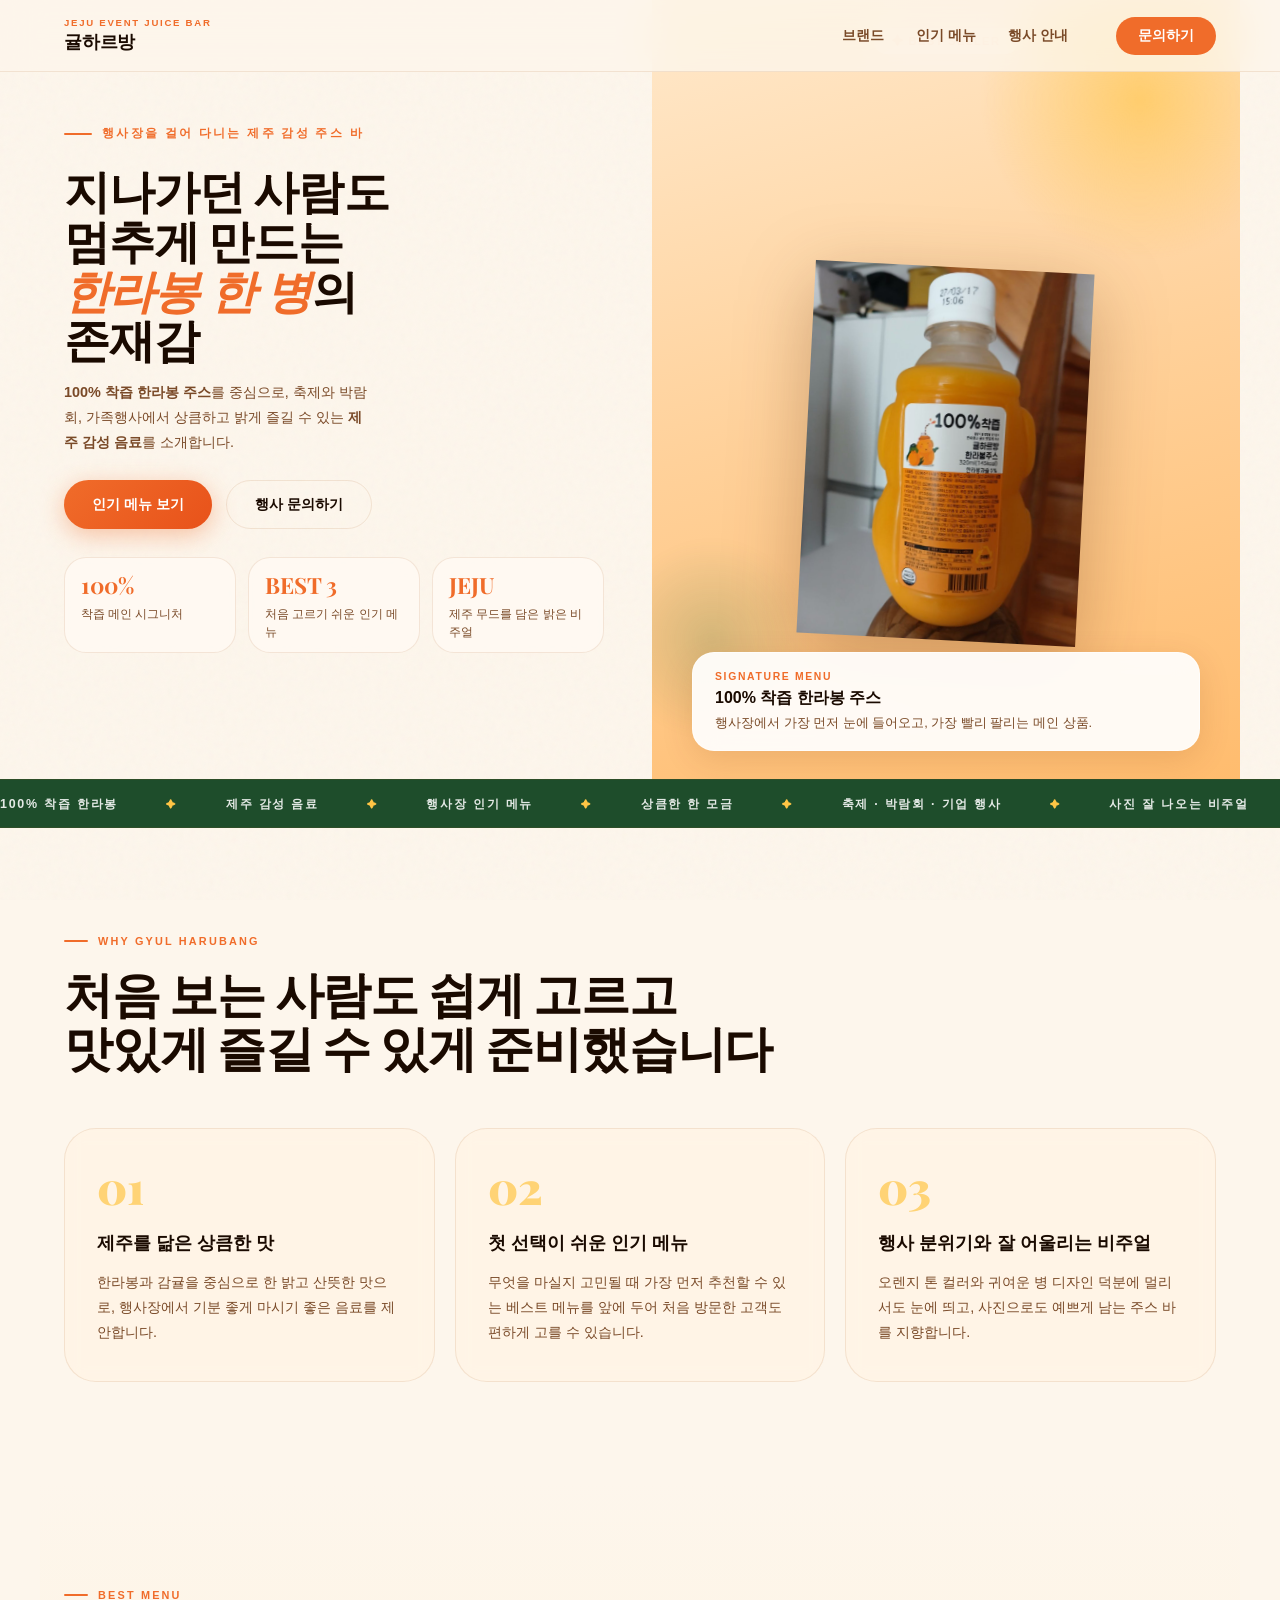
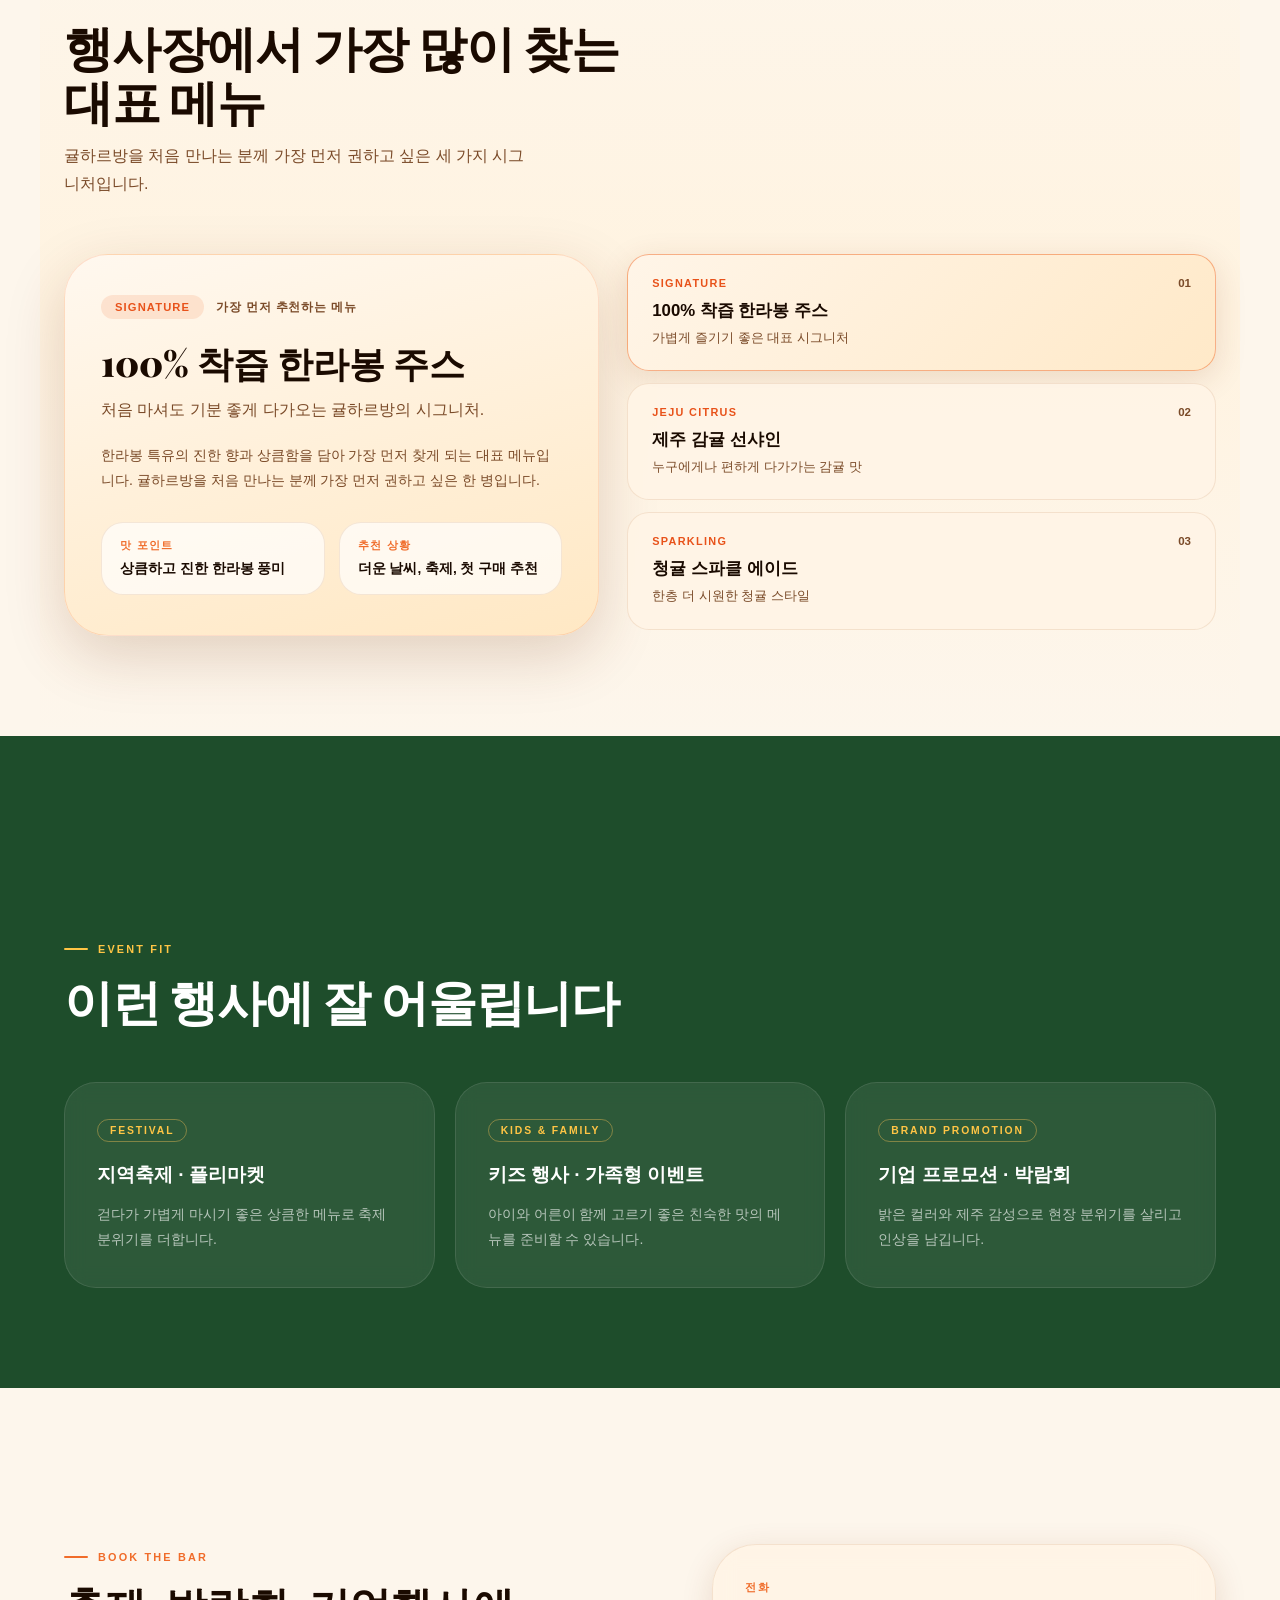
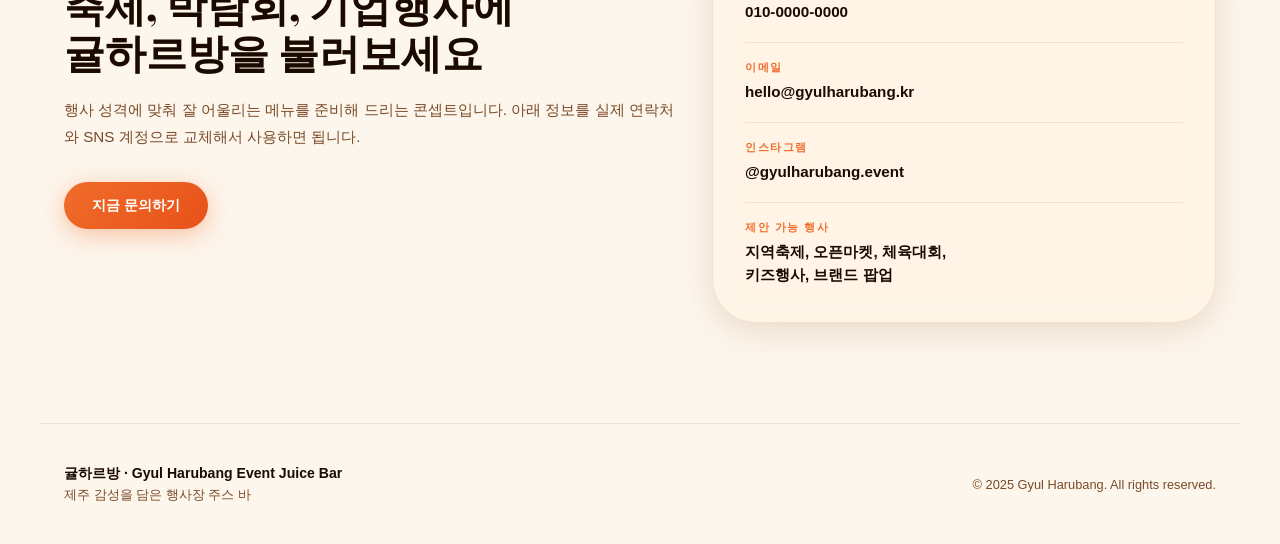
<file: index.html>
<!DOCTYPE html>
<html lang="ko">
<head>
  <meta charset="UTF-8" />
  <meta name="viewport" content="width=device-width, initial-scale=1.0, viewport-fit=cover" />
  <title>귤하르방 | 행사장을 밝히는 제주 한 모금</title>
  <meta name="description" content="100% 착즙 한라봉 주스를 중심으로 제주 감성 음료를 소개하는 이벤트 주스 브랜드, 귤하르방." />
  <link rel="preconnect" href="https://fonts.googleapis.com" />
  <link rel="preconnect" href="https://fonts.gstatic.com" crossorigin />
  <link href="https://fonts.googleapis.com/css2?family=Playfair+Display:ital,wght@0,700;0,900;1,400&family=Pretendard:wght@300;400;500;600;700&display=swap" rel="stylesheet" />
  <script>
    (function () {
      var isDesktopOverride = new URLSearchParams(window.location.search).get('desktop') === '1';
      var isMobile = window.matchMedia('(max-width: 860px)').matches ||
        /Android|iPhone|iPad|iPod|Mobile|IEMobile|Opera Mini/i.test(navigator.userAgent);
      if (isMobile && !isDesktopOverride) {
        var mobilePage = window.location.pathname.replace(/[^/]*$/, '') + 'index-mobile.html';
        window.location.replace(mobilePage);
      }
    })();
  </script>
  <style>
/* ── Reset & Base ───────────────────────────────────────── */
*, *::before, *::after { box-sizing: border-box; margin: 0; padding: 0; }
html { scroll-behavior: smooth; font-size: 16px; }

:root {
  --c-bg:        #fdf6ec;
  --c-bg2:       #fff8f0;
  --c-orange:    #f06c2a;
  --c-orange2:   #e8521a;
  --c-gold:      #f9a825;
  --c-amber:     #ffc545;
  --c-green:     #1e4d2b;
  --c-green2:    #2a6b3a;
  --c-ink:       #1a0a00;
  --c-muted:     #7a4a28;
  --c-border:    rgba(160,80,20,0.12);
  --c-glass:     rgba(255,250,244,0.78);
  --c-glass2:    rgba(255,244,230,0.90);
  --shadow-sm:   0 2px 12px rgba(140,60,10,0.10);
  --shadow-md:   0 8px 32px rgba(120,50,10,0.14);
  --shadow-lg:   0 20px 60px rgba(100,40,5,0.18);
  --r-sm:  14px;
  --r-md:  22px;
  --r-lg:  32px;
  --r-xl:  44px;
  --max-w: 1200px;
  --nav-h: 72px;
  --font-serif: 'Playfair Display', serif;
  --font-sans:  'Pretendard', 'Noto Sans KR', sans-serif;
}

body {
  font-family: var(--font-sans);
  color: var(--c-ink);
  background: var(--c-bg);
  min-height: 100dvh;
  overflow-x: hidden;
}

img { display: block; max-width: 100%; }
a { color: inherit; text-decoration: none; }

/* ── Noise texture overlay ──────────────────────────────── */
body::before {
  content: '';
  position: fixed; inset: 0; z-index: 0;
  background-image: url("data:image/svg+xml,%3Csvg viewBox='0 0 200 200' xmlns='http://www.w3.org/2000/svg'%3E%3Cfilter id='n'%3E%3CfeTurbulence type='fractalNoise' baseFrequency='0.75' numOctaves='4' stitchTiles='stitch'/%3E%3C/filter%3E%3Crect width='100%25' height='100%25' filter='url(%23n)' opacity='0.03'/%3E%3C/svg%3E");
  pointer-events: none;
}

.page-wrap { position: relative; z-index: 1; }

/* ── Topbar ─────────────────────────────────────────────── */
.topbar {
  position: fixed; top: 0; left: 0; right: 0; z-index: 100;
  height: var(--nav-h);
  display: flex; align-items: center;
  padding: 0 max(24px, calc((100% - var(--max-w)) / 2 + 24px));
  background: rgba(253,246,236,0.82);
  backdrop-filter: blur(20px) saturate(1.4);
  border-bottom: 1px solid var(--c-border);
  transition: box-shadow 0.3s;
}
.topbar.scrolled { box-shadow: var(--shadow-md); }

.brand {
  display: flex; flex-direction: column; gap: 2px; flex: 1;
}
.brand-sub {
  font-size: 0.6rem; font-weight: 700; letter-spacing: 0.18em;
  text-transform: uppercase; color: var(--c-orange);
}
.brand-name {
  font-size: 1.1rem; font-weight: 700; letter-spacing: -0.01em;
  color: var(--c-ink);
}

.topnav {
  display: flex; align-items: center; gap: 32px;
}
.topnav a {
  font-size: 0.875rem; font-weight: 600; color: var(--c-muted);
  transition: color 0.2s;
}
.topnav a:hover { color: var(--c-orange); }

.nav-cta {
  margin-left: 16px;
  padding: 10px 22px;
  border-radius: 999px;
  background: var(--c-orange);
  color: #fff !important;
  font-size: 0.875rem; font-weight: 700;
  transition: background 0.2s, transform 0.2s;
}
.nav-cta:hover { background: var(--c-orange2); transform: translateY(-1px); }

/* ── Hero ───────────────────────────────────────────────── */
.hero {
  height: calc(100dvh - var(--nav-h) - 49px);
  min-height: 560px;
  padding-top: 0;
  display: grid;
  grid-template-columns: 1fr 1fr;
  grid-template-rows: 1fr;   /* 자식이 이 행 높이를 넘지 못함 */
  align-items: stretch;
  max-width: var(--max-w);
  margin: 0 auto;
  gap: 0;
  padding-left: 24px;
  padding-right: 0;
  overflow: hidden;          /* 혹시라도 넘치면 자름 */
}

.hero-copy {
  display: flex; flex-direction: column;
  justify-content: center;
  padding: 40px 48px 40px 0;
}

.hero-eyebrow {
  display: inline-flex; align-items: center; gap: 10px;
  font-size: 0.72rem; font-weight: 700; letter-spacing: 0.2em;
  text-transform: uppercase; color: var(--c-orange);
  margin-bottom: 24px;
}
.hero-eyebrow::before {
  content: ''; display: block; width: 28px; height: 2px;
  background: var(--c-orange); border-radius: 2px;
}

.hero h1 {
  font-family: var(--font-serif);
  font-size: clamp(2rem, 3.6vw, 3.4rem);
  font-weight: 900; line-height: 1.08;
  letter-spacing: -0.02em; color: var(--c-ink);
  margin-bottom: 16px;
}
.hero h1 em {
  font-style: italic; color: var(--c-orange);
}

.hero-desc {
  font-size: 0.9rem; line-height: 1.75; color: var(--c-muted);
  max-width: 38ch; margin-bottom: 24px;
}

.hero-actions {
  display: flex; gap: 14px; flex-wrap: wrap; margin-bottom: 28px;
}

.btn {
  display: inline-flex; align-items: center; justify-content: center; gap: 8px;
  padding: 14px 28px;
  border-radius: 999px;
  font-weight: 700; font-size: 0.9rem;
  transition: all 0.22s;
  cursor: pointer; border: none;
}
.btn-primary {
  background: linear-gradient(135deg, var(--c-orange) 0%, var(--c-orange2) 100%);
  color: #fff;
  box-shadow: 0 6px 24px rgba(240,108,42,0.38);
}
.btn-primary:hover { transform: translateY(-2px); box-shadow: 0 10px 32px rgba(240,108,42,0.48); }
.btn-outline {
  background: transparent;
  color: var(--c-ink);
  border: 1.5px solid var(--c-border);
}
.btn-outline:hover { border-color: var(--c-orange); color: var(--c-orange); transform: translateY(-2px); }

.hero-stats {
  display: grid; grid-template-columns: repeat(3,1fr); gap: 12px;
}
.stat-item {
  padding: 12px 16px;
  border: 1px solid var(--c-border);
  border-radius: var(--r-md);
  background: var(--c-glass);
  backdrop-filter: blur(8px);
}
.stat-val {
  font-family: var(--font-serif); font-size: 1.4rem; font-weight: 700;
  color: var(--c-orange); display: block; margin-bottom: 4px;
}
.stat-lbl {
  font-size: 0.72rem; color: var(--c-muted); line-height: 1.4;
}

/* Hero visual panel */
.hero-visual {
  position: relative; overflow: hidden;
  background: linear-gradient(165deg, #ffe9cc 0%, #ffd19a 50%, #ffbc6e 100%);
  display: flex; flex-direction: column;
  justify-content: space-between;
  padding: 28px 40px 28px;
  min-height: 0;      /* grid 셀 높이 이상 늘어나지 않음 */
  max-height: 100%;   /* 부모 hero 높이 넘지 않음 */
  align-self: stretch;
}

.hero-orb1, .hero-orb2 {
  position: absolute; border-radius: 50%; pointer-events: none;
}
.hero-orb1 {
  top: -60px; right: -60px; width: 320px; height: 320px;
  background: radial-gradient(circle, rgba(255,198,80,0.7) 0%, transparent 70%);
  filter: blur(2px);
}
.hero-orb2 {
  bottom: 40px; left: -40px; width: 200px; height: 200px;
  background: radial-gradient(circle, rgba(42,107,58,0.2) 0%, transparent 70%);
  filter: blur(4px);
}

.hero-badge {
  position: relative; z-index: 2;
  display: inline-flex; align-items: center; align-self: center;
  background: rgba(255,255,255,0.92); border-radius: 999px;
  padding: 7px 18px; font-size: 0.7rem; font-weight: 800;
  letter-spacing: 0.12em; text-transform: uppercase; color: var(--c-orange2);
  box-shadow: var(--shadow-sm); white-space: nowrap;
  backdrop-filter: blur(8px);
}

.hero-img-wrap {
  position: relative; z-index: 2;
  display: flex; justify-content: center; align-items: flex-end;
  flex: 1; min-height: 0;
  padding: 12px 0;
}
.hero-img-wrap img {
  max-height: 100%;
  width: auto;
  max-width: 55%;
  object-fit: contain;
  filter: drop-shadow(0 20px 36px rgba(80,30,0,0.28));
  transform: rotate(3deg);
  transition: transform 0.4s;
}
.hero-img-wrap:hover img { transform: rotate(0deg) scale(1.02); }

.hero-card-info {
  position: relative; z-index: 2;
  background: rgba(255,255,255,0.92);
  border-radius: var(--r-md); padding: 18px 22px;
  backdrop-filter: blur(12px);
  border: 1px solid rgba(255,255,255,0.6);
  box-shadow: var(--shadow-md);
  flex-shrink: 0;
}
.hero-card-label {
  font-size: 0.65rem; font-weight: 700; letter-spacing: 0.16em;
  text-transform: uppercase; color: var(--c-orange); margin-bottom: 6px;
}
.hero-card-name {
  font-size: 1rem; font-weight: 700; color: var(--c-ink); margin-bottom: 4px;
}
.hero-card-desc {
  font-size: 0.8rem; color: var(--c-muted); line-height: 1.5;
}

/* ── Marquee ────────────────────────────────────────────── */
.marquee-wrap {
  border-top: 1px solid var(--c-border);
  border-bottom: 1px solid var(--c-border);
  background: var(--c-green); overflow: hidden; padding: 14px 0;
}
.marquee-track {
  display: inline-flex; gap: 48px;
  animation: marquee 20s linear infinite;
  white-space: nowrap;
}
.marquee-track span {
  font-size: 0.78rem; font-weight: 700; letter-spacing: 0.14em;
  text-transform: uppercase; color: rgba(255,255,255,0.88);
}
.marquee-track span::after {
  content: '✦'; margin-left: 48px; color: var(--c-amber); font-size: 0.6rem;
}
@keyframes marquee {
  from { transform: translateX(0); }
  to { transform: translateX(-50%); }
}

/* ── Section base ───────────────────────────────────────── */
.section {
  max-width: var(--max-w); margin: 0 auto; padding: 100px 24px;
}
.section-sm { padding: 72px 24px; }

.section-label {
  font-size: 0.68rem; font-weight: 800; letter-spacing: 0.2em;
  text-transform: uppercase; color: var(--c-orange);
  display: inline-flex; align-items: center; gap: 10px;
  margin-bottom: 18px;
}
.section-label::before {
  content: ''; width: 24px; height: 2px;
  background: var(--c-orange); border-radius: 2px;
}

.section-heading {
  font-family: var(--font-serif);
  font-size: clamp(2rem, 3.8vw, 3.4rem);
  font-weight: 900; line-height: 1.1;
  letter-spacing: -0.025em; color: var(--c-ink);
  margin-bottom: 16px;
}
.section-sub {
  font-size: 1rem; line-height: 1.75; color: var(--c-muted); max-width: 52ch;
}

/* ── Why section ────────────────────────────────────────── */
.why-grid {
  display: grid; grid-template-columns: repeat(3, 1fr); gap: 20px;
  margin-top: 56px;
}
.why-card {
  padding: 36px 32px;
  border: 1px solid var(--c-border);
  border-radius: var(--r-lg);
  background: var(--c-glass2);
  backdrop-filter: blur(10px);
  transition: transform 0.22s, box-shadow 0.22s;
}
.why-card:hover { transform: translateY(-4px); box-shadow: var(--shadow-lg); }

.why-num {
  font-family: var(--font-serif);
  font-size: 2.8rem; font-weight: 900;
  color: var(--c-amber); line-height: 1; margin-bottom: 20px;
  opacity: 0.7;
}
.why-card h3 {
  font-size: 1.15rem; font-weight: 700; margin-bottom: 14px; line-height: 1.4;
}
.why-card p {
  font-size: 0.9rem; color: var(--c-muted); line-height: 1.75;
}

/* ── Products section ───────────────────────────────────── */
.products-bg {
  background: linear-gradient(180deg, var(--c-bg) 0%, #fff3e0 50%, var(--c-bg) 100%);
}

.products-grid {
  display: grid; grid-template-columns: 1fr 1.1fr; gap: 28px;
  margin-top: 56px; align-items: start;
}

.product-spotlight {
  position: sticky; top: calc(var(--nav-h) + 24px);
  padding: 40px 36px;
  border-radius: var(--r-xl);
  background: linear-gradient(165deg, #fff8ef 0%, #ffe8c4 100%);
  border: 1px solid rgba(240,108,42,0.18);
  box-shadow: var(--shadow-lg);
}
.spotlight-top {
  display: flex; align-items: center; gap: 12px; margin-bottom: 24px;
}
.spotlight-pill {
  display: inline-block; padding: 6px 14px; border-radius: 999px;
  background: rgba(240,108,42,0.14); color: var(--c-orange2);
  font-size: 0.7rem; font-weight: 800; letter-spacing: 0.1em; text-transform: uppercase;
}
.spotlight-venue {
  font-size: 0.78rem; font-weight: 600; color: var(--c-muted);
  letter-spacing: 0.06em;
}
.spotlight-name {
  font-family: var(--font-serif);
  font-size: clamp(1.6rem, 2.8vw, 2.4rem);
  font-weight: 900; line-height: 1.1; margin-bottom: 14px; color: var(--c-ink);
}
.spotlight-tagline {
  font-size: 1rem; color: var(--c-muted); line-height: 1.65; margin-bottom: 20px;
}
.spotlight-desc {
  font-size: 0.88rem; color: var(--c-muted); line-height: 1.8; margin-bottom: 28px;
}
.spotlight-meta {
  display: grid; grid-template-columns: 1fr 1fr; gap: 14px;
}
.meta-block {
  padding: 16px 18px;
  border-radius: var(--r-md);
  background: rgba(255,255,255,0.68);
  border: 1px solid var(--c-border);
}
.meta-label {
  font-size: 0.68rem; font-weight: 700; letter-spacing: 0.12em;
  text-transform: uppercase; color: var(--c-orange); margin-bottom: 6px;
}
.meta-val {
  font-size: 0.85rem; font-weight: 600; color: var(--c-ink); line-height: 1.4;
}

.product-list-wrap {
  display: flex; flex-direction: column; gap: 12px;
}
.product-card {
  width: 100%; padding: 22px 24px;
  border: 1.5px solid var(--c-border);
  border-radius: var(--r-md);
  background: var(--c-glass2);
  text-align: left; cursor: pointer;
  transition: all 0.22s;
}
.product-card:hover {
  transform: translateY(-2px);
  box-shadow: var(--shadow-md);
  border-color: rgba(240,108,42,0.3);
}
.product-card.active {
  border-color: rgba(240,108,42,0.5);
  background: linear-gradient(135deg, #fff5e8 0%, #ffe9c8 100%);
  box-shadow: var(--shadow-md);
}
.pc-top {
  display: flex; justify-content: space-between; align-items: center;
  margin-bottom: 10px;
}
.pc-badge {
  font-size: 0.68rem; font-weight: 800; letter-spacing: 0.12em;
  text-transform: uppercase; color: var(--c-orange2);
}
.pc-num {
  font-size: 0.72rem; font-weight: 700; color: var(--c-muted);
}
.pc-name {
  font-size: 1.05rem; font-weight: 700; color: var(--c-ink); margin-bottom: 6px;
}
.pc-short {
  font-size: 0.84rem; color: var(--c-muted); line-height: 1.5;
}

/* ── Events section ─────────────────────────────────────── */
.events-bg {
  background: var(--c-green);
}
.events-bg .section-label { color: var(--c-amber); }
.events-bg .section-label::before { background: var(--c-amber); }
.events-bg .section-heading { color: #fff; }
.events-bg .section-sub { color: rgba(255,255,255,0.65); }

.events-grid {
  display: grid; grid-template-columns: repeat(3,1fr); gap: 20px; margin-top: 56px;
}
.event-card {
  padding: 36px 32px;
  border: 1px solid rgba(255,255,255,0.1);
  border-radius: var(--r-lg);
  background: rgba(255,255,255,0.07);
  backdrop-filter: blur(10px);
  transition: background 0.22s, transform 0.22s;
}
.event-card:hover {
  background: rgba(255,255,255,0.12);
  transform: translateY(-4px);
}
.event-tag {
  display: inline-block; padding: 5px 12px; border-radius: 999px;
  border: 1px solid rgba(255,196,85,0.4); color: var(--c-amber);
  font-size: 0.65rem; font-weight: 800; letter-spacing: 0.18em;
  text-transform: uppercase; margin-bottom: 20px;
}
.event-card h3 {
  font-size: 1.2rem; font-weight: 700; color: #fff; margin-bottom: 14px; line-height: 1.35;
}
.event-card p {
  font-size: 0.88rem; color: rgba(255,255,255,0.65); line-height: 1.75;
}

/* ── Contact section ────────────────────────────────────── */
.contact-wrap {
  display: grid; grid-template-columns: 1.1fr 0.9fr; gap: 32px; align-items: start;
  margin-top: 56px;
}
.contact-copy h2 {
  font-family: var(--font-serif);
  font-size: clamp(1.8rem, 3.2vw, 2.8rem);
  font-weight: 900; line-height: 1.15; margin-bottom: 20px; color: var(--c-ink);
}
.contact-copy p {
  font-size: 0.95rem; color: var(--c-muted); line-height: 1.8; margin-bottom: 32px;
}

.contact-card {
  padding: 36px 32px;
  border: 1px solid var(--c-border);
  border-radius: var(--r-xl);
  background: var(--c-glass2);
  backdrop-filter: blur(12px);
  box-shadow: var(--shadow-md);
}
.contact-row {
  display: grid; gap: 6px;
  padding: 18px 0;
  border-bottom: 1px solid var(--c-border);
}
.contact-row:first-child { padding-top: 0; }
.contact-row:last-child { border-bottom: none; padding-bottom: 0; }
.contact-lbl {
  font-size: 0.68rem; font-weight: 800; letter-spacing: 0.14em;
  text-transform: uppercase; color: var(--c-orange);
}
.contact-val {
  font-size: 0.95rem; font-weight: 600; color: var(--c-ink); line-height: 1.5;
}
.contact-val a { color: var(--c-ink); transition: color 0.2s; }
.contact-val a:hover { color: var(--c-orange); }

/* ── Footer ─────────────────────────────────────────────── */
.footer {
  border-top: 1px solid var(--c-border);
  padding: 40px 24px;
  max-width: var(--max-w); margin: 0 auto;
  display: flex; justify-content: space-between; align-items: center; gap: 16px;
}
.footer-brand {
  font-weight: 700; font-size: 0.88rem;
}
.footer-sub {
  font-size: 0.8rem; color: var(--c-muted); margin-top: 4px;
}
.footer-right {
  font-size: 0.8rem; color: var(--c-muted);
}

/* ── Reveal animation ───────────────────────────────────── */
[data-reveal] {
  opacity: 0; transform: translateY(28px);
  transition: opacity 0.6s ease, transform 0.6s ease;
}
[data-reveal].visible { opacity: 1; transform: translateY(0); }
[data-reveal-delay="1"] { transition-delay: 0.1s; }
[data-reveal-delay="2"] { transition-delay: 0.2s; }
[data-reveal-delay="3"] { transition-delay: 0.3s; }

/* ── Responsive ─────────────────────────────────────────── */
@media (max-width: 1024px) {
  .hero { grid-template-columns: 1fr; min-height: auto; padding-right: 24px; }
  .hero-visual { min-height: 60vw; border-radius: var(--r-xl); margin: 0 24px 32px; }
  .hero-copy { padding: 60px 0 40px; }
  .products-grid, .contact-wrap { grid-template-columns: 1fr; }
  .product-spotlight { position: static; }
  .why-grid, .events-grid { grid-template-columns: repeat(2,1fr); }
}

@media (max-width: 640px) {
  :root { --nav-h: 64px; }
  .topnav { display: none; }
  .hero-copy { padding: 40px 0 28px; }
  .hero-stats { grid-template-columns: 1fr 1fr; }
  .hero-stats .stat-item:last-child { grid-column: 1 / -1; }
  .why-grid, .events-grid { grid-template-columns: 1fr; }
  .section { padding: 72px 20px; }
  .product-spotlight { padding: 28px 24px; }
  .spotlight-meta { grid-template-columns: 1fr; }
  .footer { flex-direction: column; text-align: center; }
}
  </style>
</head>
<body>
<div class="page-wrap">

<!-- NAV -->
<header class="topbar" id="topbar">
  <a class="brand" href="#top">
    <span class="brand-sub">Jeju Event Juice Bar</span>
    <span class="brand-name">귤하르방</span>
  </a>
  <nav class="topnav" aria-label="주요 메뉴">
    <a href="#why">브랜드</a>
    <a href="#products">인기 메뉴</a>
    <a href="#events">행사 안내</a>
    <a href="#contact" class="nav-cta">문의하기</a>
  </nav>
</header>

<!-- HERO -->
<main id="top">
<section class="hero">
  <div class="hero-copy" data-reveal>
    <span class="hero-eyebrow">행사장을 걸어 다니는 제주 감성 주스 바</span>
    <h1>지나가던 사람도<br/>멈추게 만드는<br/><em>한라봉 한 병</em>의<br/>존재감</h1>
    <p class="hero-desc">
      <strong>100% 착즙 한라봉 주스</strong>를 중심으로, 축제와 박람회, 가족행사에서
      상큼하고 밝게 즐길 수 있는 <strong>제주 감성 음료</strong>를 소개합니다.
    </p>
    <div class="hero-actions">
      <a class="btn btn-primary" href="#products">인기 메뉴 보기</a>
      <a class="btn btn-outline" href="#contact">행사 문의하기</a>
    </div>
    <div class="hero-stats">
      <div class="stat-item">
        <span class="stat-val">100%</span>
        <span class="stat-lbl">착즙 메인 시그니처</span>
      </div>
      <div class="stat-item">
        <span class="stat-val">BEST 3</span>
        <span class="stat-lbl">처음 고르기 쉬운 인기 메뉴</span>
      </div>
      <div class="stat-item">
        <span class="stat-val">JEJU</span>
        <span class="stat-lbl">제주 무드를 담은 밝은 비주얼</span>
      </div>
    </div>
  </div>

  <div class="hero-visual" data-reveal data-reveal-delay="2">
    <div class="hero-orb1"></div>
    <div class="hero-orb2"></div>
    <div class="hero-badge">✦ BEST SELLER</div>
    <div class="hero-img-wrap">
      <img src="[data-uri]" alt="귤하르방 한라봉 주스 병" />
    </div>
    <div class="hero-card-info">
      <div class="hero-card-label">Signature Menu</div>
      <div class="hero-card-name">100% 착즙 한라봉 주스</div>
      <div class="hero-card-desc">행사장에서 가장 먼저 눈에 들어오고, 가장 빨리 팔리는 메인 상품.</div>
    </div>
  </div>
</section>

<!-- MARQUEE -->
<div class="marquee-wrap">
  <div class="marquee-track" aria-hidden="true">
    <span>100% 착즙 한라봉</span>
    <span>제주 감성 음료</span>
    <span>행사장 인기 메뉴</span>
    <span>상큼한 한 모금</span>
    <span>축제 · 박람회 · 기업 행사</span>
    <span>사진 잘 나오는 비주얼</span>
    <span>가볍게 즐기는 프리미엄 주스</span>
    <span>100% 착즙 한라봉</span>
    <span>제주 감성 음료</span>
    <span>행사장 인기 메뉴</span>
    <span>상큼한 한 모금</span>
    <span>축제 · 박람회 · 기업 행사</span>
    <span>사진 잘 나오는 비주얼</span>
    <span>가볍게 즐기는 프리미엄 주스</span>
  </div>
</div>

<!-- WHY -->
<section class="section" id="why">
  <div data-reveal>
    <span class="section-label">Why Gyul Harubang</span>
    <h2 class="section-heading">처음 보는 사람도 쉽게 고르고<br/>맛있게 즐길 수 있게 준비했습니다</h2>
  </div>
  <div class="why-grid">
    <article class="why-card" data-reveal data-reveal-delay="1">
      <div class="why-num">01</div>
      <h3>제주를 닮은 상큼한 맛</h3>
      <p>한라봉과 감귤을 중심으로 한 밝고 산뜻한 맛으로, 행사장에서 기분 좋게 마시기 좋은 음료를 제안합니다.</p>
    </article>
    <article class="why-card" data-reveal data-reveal-delay="2">
      <div class="why-num">02</div>
      <h3>첫 선택이 쉬운 인기 메뉴</h3>
      <p>무엇을 마실지 고민될 때 가장 먼저 추천할 수 있는 베스트 메뉴를 앞에 두어 처음 방문한 고객도 편하게 고를 수 있습니다.</p>
    </article>
    <article class="why-card" data-reveal data-reveal-delay="3">
      <div class="why-num">03</div>
      <h3>행사 분위기와 잘 어울리는 비주얼</h3>
      <p>오렌지 톤 컬러와 귀여운 병 디자인 덕분에 멀리서도 눈에 띄고, 사진으로도 예쁘게 남는 주스 바를 지향합니다.</p>
    </article>
  </div>
</section>

<!-- PRODUCTS -->
<section class="section products-bg" id="products">
  <div data-reveal>
    <span class="section-label">Best Menu</span>
    <h2 class="section-heading">행사장에서 가장 많이 찾는<br/>대표 메뉴</h2>
    <p class="section-sub">귤하르방을 처음 만나는 분께 가장 먼저 권하고 싶은 세 가지 시그니처입니다.</p>
  </div>
  <div class="products-grid">
    <div class="product-spotlight" data-reveal>
      <div class="spotlight-top">
        <span class="spotlight-pill" id="sPill">Signature</span>
        <span class="spotlight-venue" id="sVenue">가장 먼저 추천하는 메뉴</span>
      </div>
      <div class="spotlight-name" id="sName">100% 착즙 한라봉 주스</div>
      <div class="spotlight-tagline" id="sTagline">처음 마셔도 기분 좋게 다가오는 귤하르방의 시그니처.</div>
      <div class="spotlight-desc" id="sDesc">한라봉 특유의 진한 향과 상큼함을 담아 가장 먼저 찾게 되는 대표 메뉴입니다. 귤하르방을 처음 만나는 분께 가장 먼저 권하고 싶은 한 병입니다.</div>
      <div class="spotlight-meta">
        <div class="meta-block">
          <div class="meta-label">맛 포인트</div>
          <div class="meta-val" id="sHook">상큼하고 진한 한라봉 풍미</div>
        </div>
        <div class="meta-block">
          <div class="meta-label">추천 상황</div>
          <div class="meta-val" id="sBundle">더운 날씨, 축제, 첫 구매 추천</div>
        </div>
      </div>
    </div>
    <div class="product-list-wrap" id="productList" data-reveal data-reveal-delay="2"></div>
  </div>
</section>

<!-- EVENTS -->
<section class="section events-bg" id="events" style="max-width:100%; padding-left: max(24px, calc((100% - var(--max-w)) / 2 + 24px)); padding-right: max(24px, calc((100% - var(--max-w)) / 2 + 24px));">
  <div class="section" style="padding: 100px 0 0;">
    <div data-reveal>
      <span class="section-label">Event Fit</span>
      <h2 class="section-heading" style="color:#fff;">이런 행사에 잘 어울립니다</h2>
    </div>
    <div class="events-grid">
      <article class="event-card" data-reveal data-reveal-delay="1">
        <span class="event-tag">Festival</span>
        <h3>지역축제 · 플리마켓</h3>
        <p>걷다가 가볍게 마시기 좋은 상큼한 메뉴로 축제 분위기를 더합니다.</p>
      </article>
      <article class="event-card" data-reveal data-reveal-delay="2">
        <span class="event-tag">Kids &amp; Family</span>
        <h3>키즈 행사 · 가족형 이벤트</h3>
        <p>아이와 어른이 함께 고르기 좋은 친숙한 맛의 메뉴를 준비할 수 있습니다.</p>
      </article>
      <article class="event-card" data-reveal data-reveal-delay="3">
        <span class="event-tag">Brand Promotion</span>
        <h3>기업 프로모션 · 박람회</h3>
        <p>밝은 컬러와 제주 감성으로 현장 분위기를 살리고 인상을 남깁니다.</p>
      </article>
    </div>
  </div>
</section>

<!-- CONTACT -->
<section class="section" id="contact">
  <div class="contact-wrap">
    <div class="contact-copy" data-reveal>
      <span class="section-label">Book The Bar</span>
      <h2>축제, 박람회, 기업행사에<br/>귤하르방을 불러보세요</h2>
      <p>행사 성격에 맞춰 잘 어울리는 메뉴를 준비해 드리는 콘셉트입니다. 아래 정보를 실제 연락처와 SNS 계정으로 교체해서 사용하면 됩니다.</p>
      <a class="btn btn-primary" href="tel:01000000000">지금 문의하기</a>
    </div>
    <div class="contact-card" data-reveal data-reveal-delay="2">
      <div class="contact-row">
        <span class="contact-lbl">전화</span>
        <span class="contact-val"><a href="tel:01000000000">010-0000-0000</a></span>
      </div>
      <div class="contact-row">
        <span class="contact-lbl">이메일</span>
        <span class="contact-val"><a href="mailto:hello@gyulharubang.kr">hello@gyulharubang.kr</a></span>
      </div>
      <div class="contact-row">
        <span class="contact-lbl">인스타그램</span>
        <span class="contact-val"><a href="https://instagram.com" target="_blank" rel="noreferrer">@gyulharubang.event</a></span>
      </div>
      <div class="contact-row">
        <span class="contact-lbl">제안 가능 행사</span>
        <span class="contact-val">지역축제, 오픈마켓, 체육대회,<br/>키즈행사, 브랜드 팝업</span>
      </div>
    </div>
  </div>
</section>

</main>

<footer class="footer">
  <div>
    <div class="footer-brand">귤하르방 · Gyul Harubang Event Juice Bar</div>
    <div class="footer-sub">제주 감성을 담은 행사장 주스 바</div>
  </div>
  <div class="footer-right">© 2025 Gyul Harubang. All rights reserved.</div>
</footer>

</div><!-- .page-wrap -->

<script>
const products = [
  { badge:"Signature", name:"100% 착즙 한라봉 주스", tagline:"처음 마셔도 기분 좋게 다가오는 귤하르방의 시그니처.", desc:"한라봉 특유의 진한 향과 상큼함을 담아 가장 먼저 찾게 되는 대표 메뉴입니다. 귤하르방을 처음 만나는 분께 가장 먼저 권하고 싶은 한 병입니다.", hook:"상큼하고 진한 한라봉 풍미", bundle:"더운 날씨, 축제, 첫 구매 추천", venue:"가장 먼저 추천하는 메뉴", short:"가볍게 즐기기 좋은 대표 시그니처" },
  { badge:"Jeju Citrus", name:"제주 감귤 선샤인", tagline:"부드럽고 친숙하게 즐기기 좋은 데일리 시트러스.", desc:"감귤의 부드러운 달콤함과 산뜻함을 살린 메뉴로, 남녀노소 누구나 편하게 즐기기 좋은 라인입니다.", hook:"부담 없이 마시기 좋은 편안한 감귤 맛", bundle:"가족 행사, 가벼운 간식 타임 추천", venue:"온 가족이 즐기기 좋은 메뉴", short:"누구에게나 편하게 다가가는 감귤 맛" },
  { badge:"Sparkling", name:"청귤 스파클 에이드", tagline:"더 시원하고 청량하게 즐기는 톡 쏘는 한 잔.", desc:"청귤의 산뜻함과 탄산의 청량함이 어우러져 더운 날씨나 야외 행사에서 특히 기분 좋게 마시기 좋은 메뉴입니다.", hook:"시원하고 청량한 기분 전환용 메뉴", bundle:"야외 행사, 더운 날씨 추천", venue:"청량감이 필요한 순간에 잘 어울림", short:"한층 더 시원한 청귤 스타일" },
];

function renderSpotlight(i) {
  const p = products[i];
  document.getElementById('sPill').textContent = p.badge;
  document.getElementById('sVenue').textContent = p.venue;
  document.getElementById('sName').textContent = p.name;
  document.getElementById('sTagline').textContent = p.tagline;
  document.getElementById('sDesc').textContent = p.desc;
  document.getElementById('sHook').textContent = p.hook;
  document.getElementById('sBundle').textContent = p.bundle;
  document.querySelectorAll('.product-card').forEach((c,j) => {
    c.classList.toggle('active', i === j);
    c.setAttribute('aria-pressed', String(i === j));
  });
}

const list = document.getElementById('productList');
products.forEach((p, i) => {
  const btn = document.createElement('button');
  btn.type = 'button';
  btn.className = 'product-card' + (i === 0 ? ' active' : '');
  btn.setAttribute('aria-pressed', String(i === 0));
  btn.innerHTML = `<div class="pc-top"><span class="pc-badge">${p.badge}</span><span class="pc-num">${String(i+1).padStart(2,'0')}</span></div><div class="pc-name">${p.name}</div><div class="pc-short">${p.short}</div>`;
  btn.addEventListener('click', () => renderSpotlight(i));
  list.appendChild(btn);
});

// Reveal observer
const obs = new IntersectionObserver(entries => {
  entries.forEach(e => { if (e.isIntersecting) { e.target.classList.add('visible'); obs.unobserve(e.target); } });
}, { threshold: 0.12 });
document.querySelectorAll('[data-reveal]').forEach(el => obs.observe(el));

// Topbar scroll
const topbar = document.getElementById('topbar');
window.addEventListener('scroll', () => {
  topbar.classList.toggle('scrolled', window.scrollY > 40);
}, { passive: true });
</script>
</body>
</html>
</file>
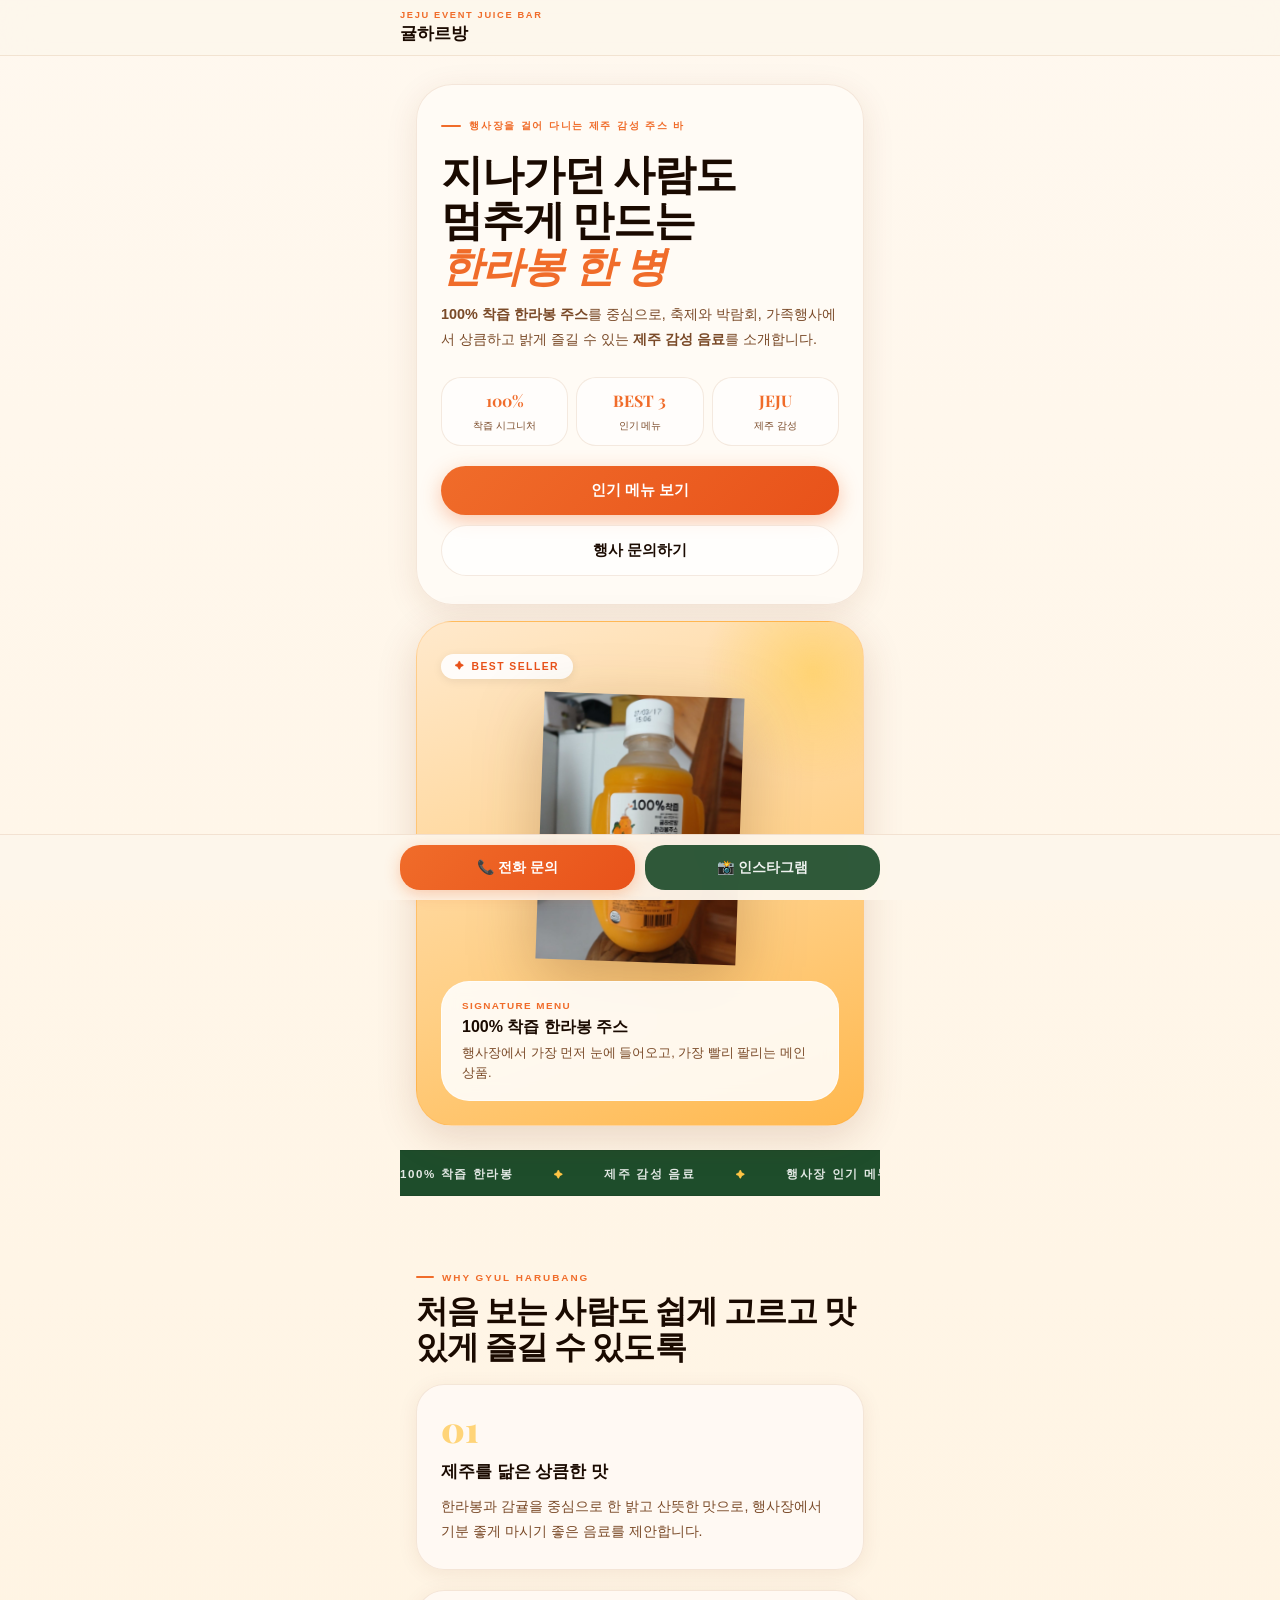
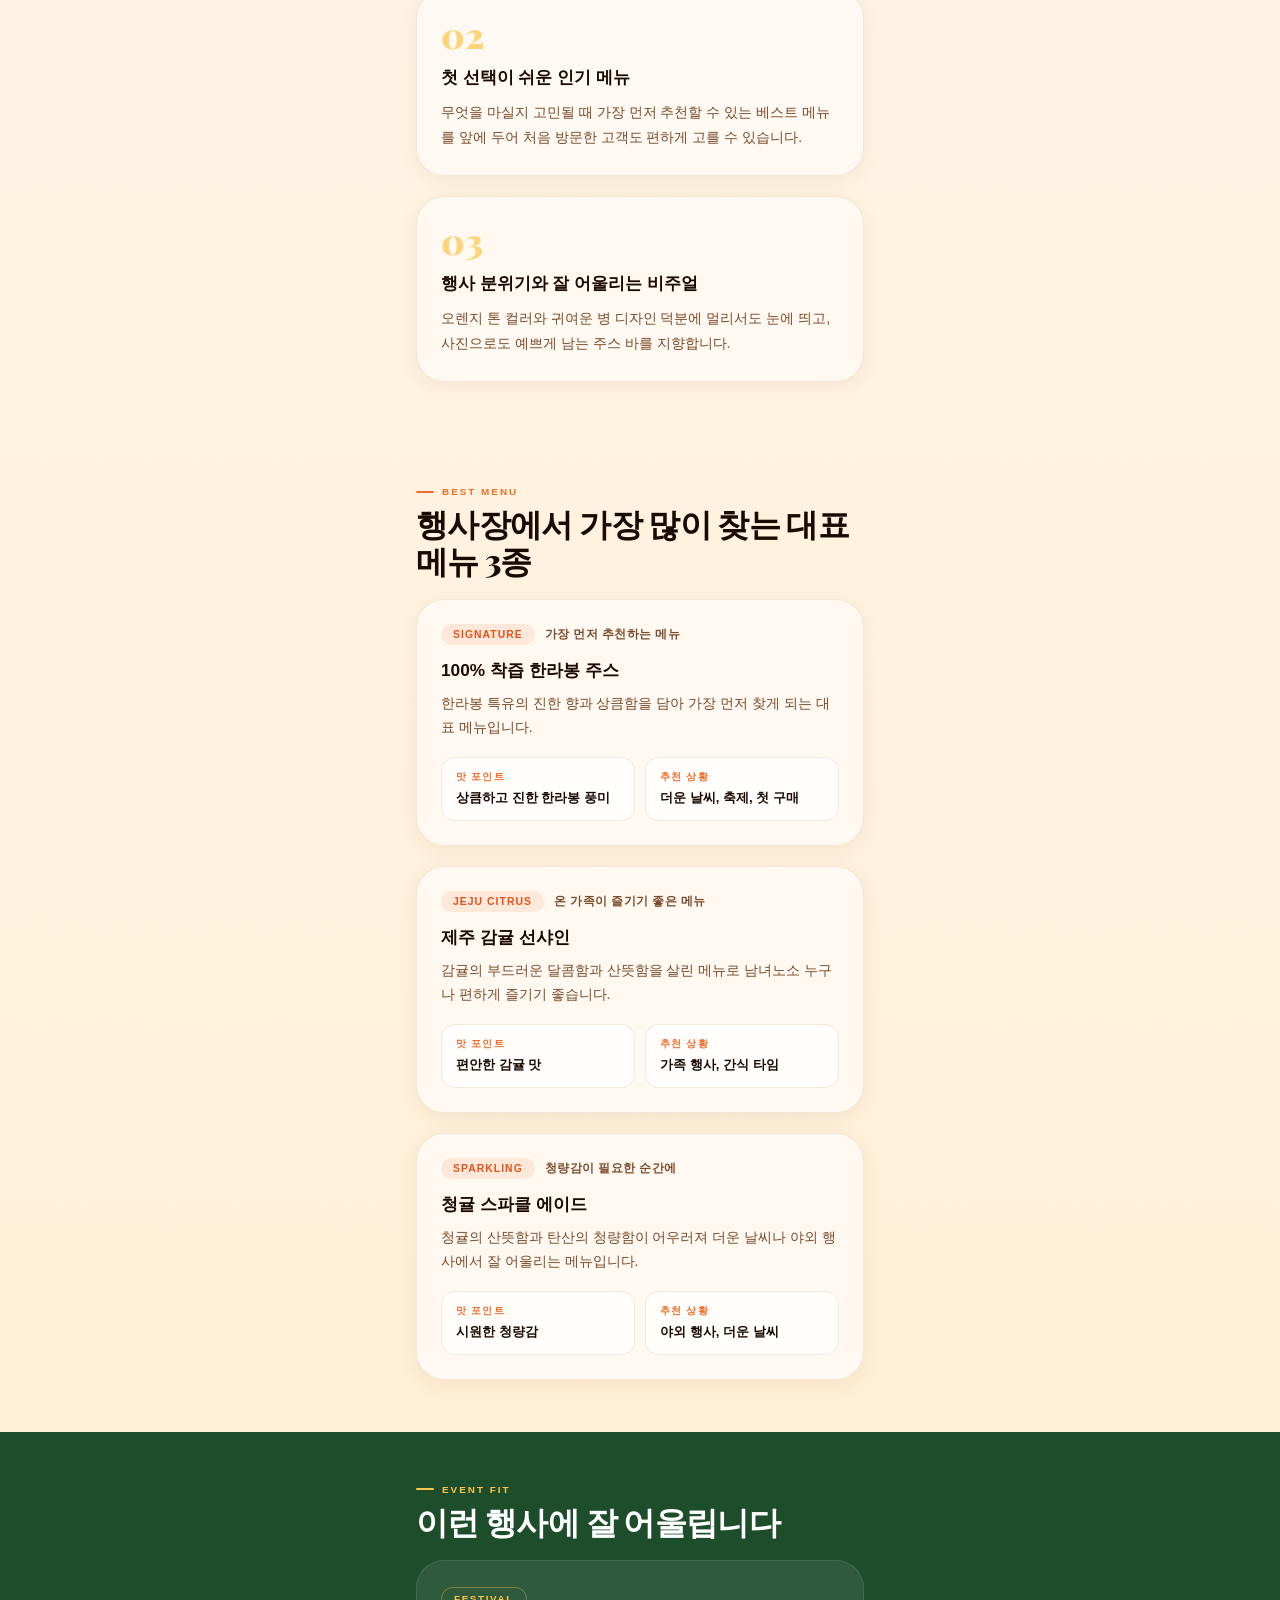
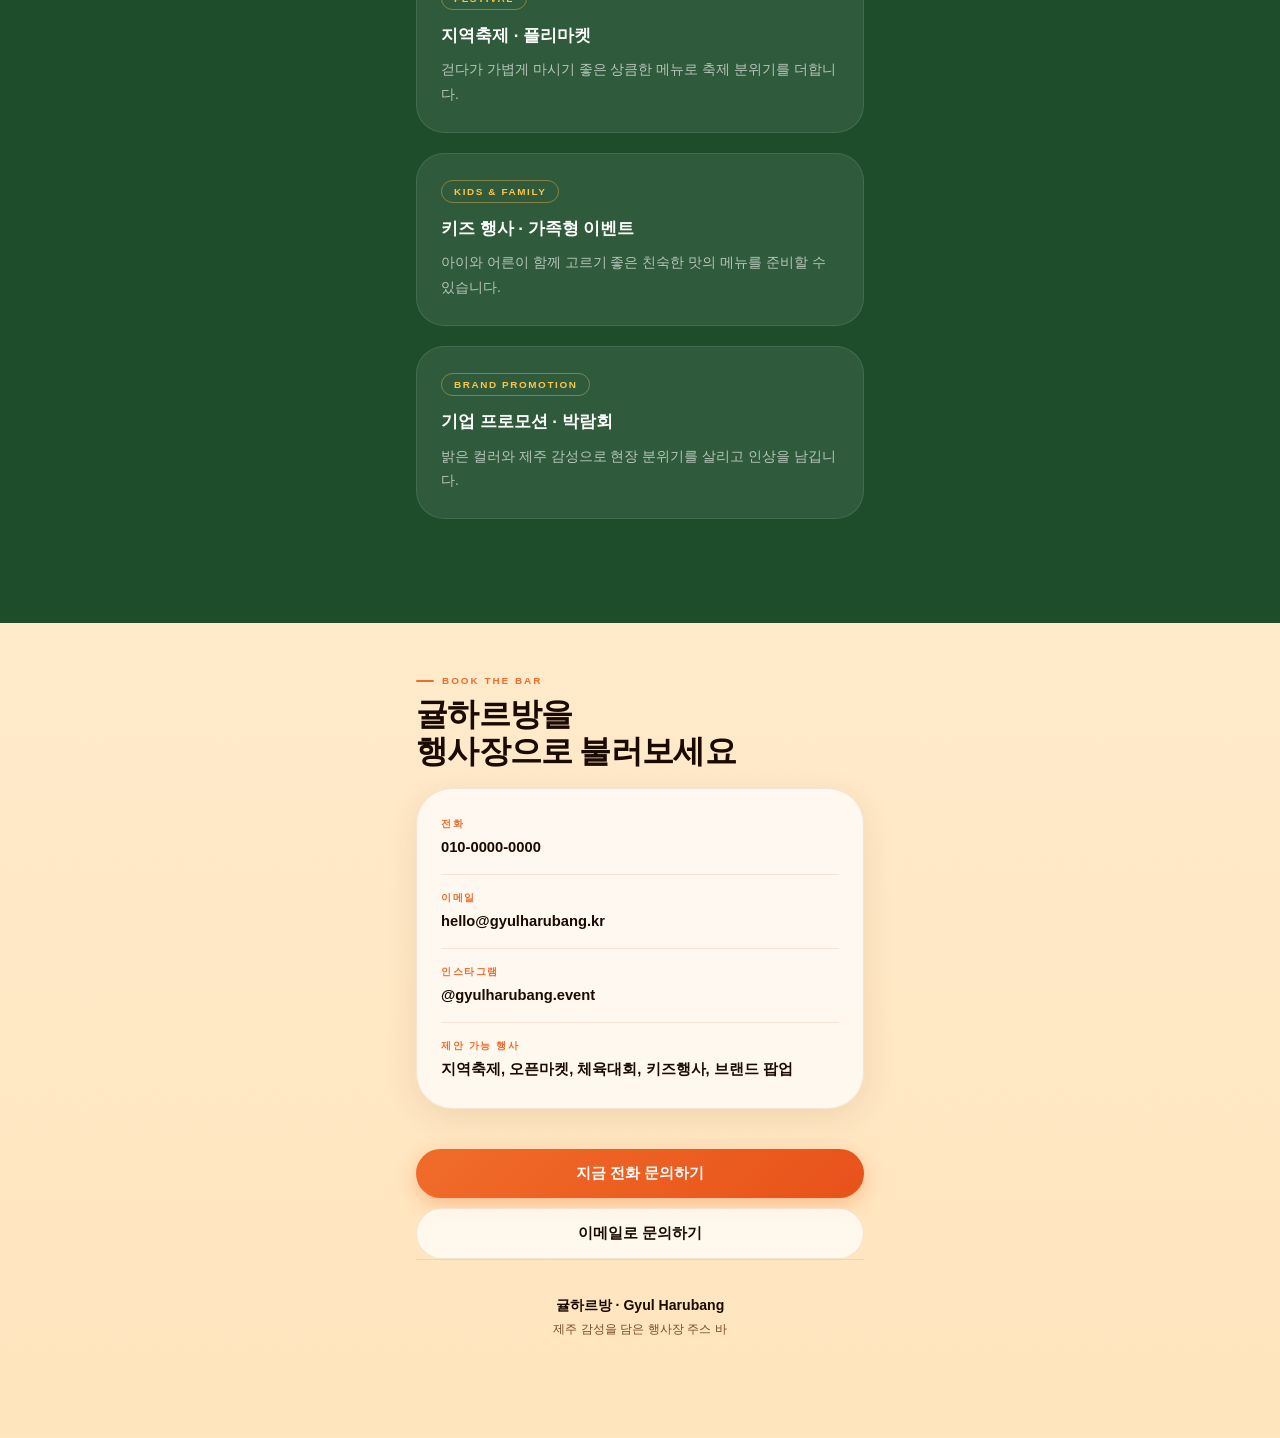
<file: index-mobile.html>
<!DOCTYPE html>
<html lang="ko">
<head>
  <meta charset="UTF-8" />
  <meta name="viewport" content="width=device-width, initial-scale=1.0, viewport-fit=cover" />
  <title>귤하르방 | 행사장을 밝히는 제주 한 모금</title>
  <meta name="description" content="100% 착즙 한라봉 주스를 중심으로 제주 감성 음료를 소개하는 이벤트 주스 브랜드, 귤하르방." />
  <link rel="preconnect" href="https://fonts.googleapis.com" />
  <link rel="preconnect" href="https://fonts.gstatic.com" crossorigin />
  <link href="https://fonts.googleapis.com/css2?family=Playfair+Display:ital,wght@0,700;0,900;1,400&family=Pretendard:wght@300;400;500;600;700&display=swap" rel="stylesheet" />
  <style>
/* ── Reset ─────────────────────────────────────────── */
*, *::before, *::after { box-sizing: border-box; margin: 0; padding: 0; }
html { scroll-behavior: smooth; -webkit-tap-highlight-color: transparent; }

:root {
  --c-bg:      #fdf6ec;
  --c-orange:  #f06c2a;
  --c-orange2: #e8521a;
  --c-amber:   #ffc545;
  --c-green:   #1e4d2b;
  --c-ink:     #1a0a00;
  --c-muted:   #7a4a28;
  --c-border:  rgba(160,80,20,0.12);
  --c-glass:   rgba(255,250,244,0.90);
  --r-sm: 14px; --r-md: 20px; --r-lg: 28px; --r-xl: 36px;
  --font-serif: 'Playfair Display', serif;
  --font-sans:  'Pretendard', 'Noto Sans KR', sans-serif;
  --safe-top: env(safe-area-inset-top, 0px);
  --safe-bot: env(safe-area-inset-bottom, 0px);
}

body {
  font-family: var(--font-sans);
  color: var(--c-ink);
  background: linear-gradient(180deg, #fff8ef 0%, #fff2dd 55%, #ffe5be 100%);
  min-height: 100dvh;
  overflow-x: hidden;
  padding-bottom: calc(var(--safe-bot) + 80px);
}

img { display: block; max-width: 100%; }
a { color: inherit; text-decoration: none; }

/* ── Wrapper ────────────────────────────────────────── */
.wrap {
  width: 100%; max-width: 480px;
  margin: 0 auto;
  padding: 0 16px;
}

/* ── Topbar ─────────────────────────────────────────── */
.topbar {
  position: sticky; top: 0; z-index: 50;
  padding: calc(var(--safe-top) + 10px) 16px 10px;
  background: rgba(253,246,236,0.88);
  backdrop-filter: blur(20px) saturate(1.4);
  border-bottom: 1px solid var(--c-border);
}
.topbar-inner {
  max-width: 480px; margin: 0 auto;
  display: flex; align-items: center; justify-content: space-between; gap: 12px;
}
.brand-sub {
  font-size: 0.58rem; font-weight: 800; letter-spacing: 0.18em;
  text-transform: uppercase; color: var(--c-orange); display: block;
}
.brand-name { font-size: 1.05rem; font-weight: 700; display: block; margin-top: 2px; }
.topbar-btn {
  padding: 9px 18px;
  border-radius: 999px;
  border: 1.5px solid var(--c-border);
  background: rgba(255,255,255,0.7);
  font-size: 0.78rem; font-weight: 700; color: var(--c-muted);
  white-space: nowrap;
}

/* ── Hero ───────────────────────────────────────────── */
.hero { padding: 28px 0 0; display: grid; gap: 16px; }

.hero-copy {
  padding: 28px 24px;
  border-radius: var(--r-xl);
  background: rgba(255,251,246,0.94);
  border: 1px solid var(--c-border);
  box-shadow: 0 8px 32px rgba(120,50,10,0.10);
}
.hero-eyebrow {
  display: inline-flex; align-items: center; gap: 8px;
  font-size: 0.62rem; font-weight: 800; letter-spacing: 0.18em;
  text-transform: uppercase; color: var(--c-orange); margin-bottom: 16px;
}
.hero-eyebrow::before {
  content:''; width:20px; height:2px; background:var(--c-orange); border-radius:2px;
}
.hero h1 {
  font-family: var(--font-serif);
  font-size: clamp(1.9rem, 8vw, 2.6rem);
  font-weight: 900; line-height: 1.1;
  letter-spacing: -0.025em; margin-bottom: 16px;
}
.hero h1 em { font-style: italic; color: var(--c-orange); }
.hero-desc {
  font-size: 0.9rem; line-height: 1.75; color: var(--c-muted); margin-bottom: 24px;
}

.hero-stats {
  display: grid; grid-template-columns: repeat(3,1fr); gap: 8px; margin-bottom: 20px;
}
.stat-item {
  padding: 12px 10px;
  border: 1px solid var(--c-border);
  border-radius: var(--r-md);
  background: rgba(255,255,255,0.6);
  text-align: center;
}
.stat-val {
  font-family: var(--font-serif);
  font-size: 1rem; font-weight: 700; color: var(--c-orange); display: block; margin-bottom: 4px;
}
.stat-lbl { font-size: 0.62rem; color: var(--c-muted); line-height: 1.3; }

.hero-actions { display: grid; gap: 10px; }
.btn {
  display: flex; align-items: center; justify-content: center; gap: 8px;
  width: 100%; padding: 15px 20px;
  border-radius: 999px; border: none; cursor: pointer;
  font-family: var(--font-sans); font-size: 0.92rem; font-weight: 700;
  transition: all 0.22s;
}
.btn-primary {
  background: linear-gradient(135deg, var(--c-orange) 0%, var(--c-orange2) 100%);
  color: #fff; box-shadow: 0 6px 20px rgba(240,108,42,0.36);
}
.btn-primary:active { transform: scale(0.98); }
.btn-outline {
  background: rgba(255,255,255,0.7);
  border: 1.5px solid var(--c-border);
  color: var(--c-ink);
}
.btn-outline:active { transform: scale(0.98); }

/* Product visual card */
.hero-visual {
  border-radius: var(--r-xl);
  background: linear-gradient(160deg, #ffe9cc 0%, #ffcf85 60%, #ffb84e 100%);
  overflow: hidden; position: relative;
  padding: 32px 24px 24px;
  border: 1px solid rgba(255,160,50,0.25);
  box-shadow: 0 12px 40px rgba(120,50,10,0.16);
}
.visual-orb {
  position: absolute; border-radius: 50%; pointer-events: none;
  top: -60px; right: -60px; width: 220px; height: 220px;
  background: radial-gradient(circle, rgba(255,205,80,0.6) 0%, transparent 70%);
  filter: blur(2px);
}
.hero-product-badge {
  display: inline-flex; align-items: center; gap: 6px;
  background: rgba(255,255,255,0.9);
  border-radius: 999px; padding: 7px 14px;
  font-size: 0.65rem; font-weight: 800; letter-spacing: 0.14em;
  text-transform: uppercase; color: var(--c-orange2);
  margin-bottom: 16px; position: relative; z-index: 2;
  box-shadow: 0 2px 10px rgba(0,0,0,0.08);
}
.hero-product-badge::before { content:'✦'; font-size:0.55rem; }
.hero-img-wrap {
  display: flex; justify-content: center; margin: 0 0 20px;
  position: relative; z-index: 2;
}
.hero-img-wrap img {
  width: min(200px, 55%);
  filter: drop-shadow(0 20px 32px rgba(80,30,0,0.25));
  transform: rotate(2deg);
}
.hero-product-info {
  position: relative; z-index: 2;
  background: rgba(255,255,255,0.88);
  border-radius: var(--r-lg); padding: 18px 20px;
  backdrop-filter: blur(8px);
  border: 1px solid rgba(255,255,255,0.6);
}
.product-info-label {
  font-size: 0.62rem; font-weight: 800; letter-spacing: 0.14em;
  text-transform: uppercase; color: var(--c-orange); margin-bottom: 6px;
}
.product-info-name {
  font-size: 1rem; font-weight: 700; color: var(--c-ink); margin-bottom: 5px;
}
.product-info-desc {
  font-size: 0.8rem; color: var(--c-muted); line-height: 1.5;
}

/* ── Marquee ────────────────────────────────────────── */
.marquee-wrap {
  margin: 24px -16px;
  background: var(--c-green);
  overflow: hidden; padding: 13px 0;
  border-top: 1px solid rgba(0,0,0,0.06);
  border-bottom: 1px solid rgba(0,0,0,0.06);
}
.marquee-track {
  display: inline-flex; gap: 40px;
  animation: marquee 18s linear infinite; white-space: nowrap;
}
.marquee-track span {
  font-size: 0.72rem; font-weight: 800; letter-spacing: 0.14em;
  text-transform: uppercase; color: rgba(255,255,255,0.88);
}
.marquee-track span::after {
  content:'✦'; margin-left:40px; color:var(--c-amber); font-size:0.55rem;
}
@keyframes marquee {
  from { transform: translateX(0); }
  to { transform: translateX(-50%); }
}

/* ── Section ────────────────────────────────────────── */
.section { padding: 52px 0; display: grid; gap: 20px; }

.section-header { display: grid; gap: 8px; }
.section-label {
  display: inline-flex; align-items: center; gap: 8px;
  font-size: 0.62rem; font-weight: 800; letter-spacing: 0.2em;
  text-transform: uppercase; color: var(--c-orange);
}
.section-label::before {
  content:''; width:18px; height:2px; background:var(--c-orange); border-radius:2px;
}
.section-heading {
  font-family: var(--font-serif);
  font-size: clamp(1.55rem, 6.5vw, 2rem);
  font-weight: 900; line-height: 1.15;
  letter-spacing: -0.02em; color: var(--c-ink);
}

/* ── Why cards ──────────────────────────────────────── */
.why-card {
  padding: 26px 24px;
  border-radius: var(--r-lg);
  border: 1px solid var(--c-border);
  background: var(--c-glass);
  box-shadow: 0 4px 20px rgba(120,50,10,0.08);
}
.why-num {
  font-family: var(--font-serif);
  font-size: 2.2rem; font-weight: 900;
  color: var(--c-amber); opacity: 0.7; margin-bottom: 14px; line-height: 1;
}
.why-card h3 {
  font-size: 1.05rem; font-weight: 700; margin-bottom: 10px; line-height: 1.4;
}
.why-card p { font-size: 0.88rem; color: var(--c-muted); line-height: 1.75; }

/* ── Products ───────────────────────────────────────── */
.product-card {
  padding: 24px;
  border-radius: var(--r-lg);
  border: 1px solid var(--c-border);
  background: var(--c-glass);
  box-shadow: 0 4px 20px rgba(120,50,10,0.08);
}
.product-top {
  display: flex; align-items: center; gap: 10px; margin-bottom: 14px;
}
.product-pill {
  display: inline-block; padding: 5px 12px; border-radius: 999px;
  background: rgba(240,108,42,0.12); color: var(--c-orange2);
  font-size: 0.65rem; font-weight: 800; letter-spacing: 0.1em; text-transform: uppercase;
}
.product-venue {
  font-size: 0.72rem; font-weight: 600; color: var(--c-muted); letter-spacing: 0.04em;
}
.product-card h3 {
  font-size: 1.08rem; font-weight: 700; margin-bottom: 10px; line-height: 1.35;
}
.product-card > p {
  font-size: 0.87rem; color: var(--c-muted); line-height: 1.7; margin-bottom: 18px;
}
.product-meta-grid {
  display: grid; grid-template-columns: 1fr 1fr; gap: 10px;
}
.meta-block {
  padding: 12px 14px;
  border-radius: var(--r-sm);
  background: rgba(255,255,255,0.72);
  border: 1px solid var(--c-border);
}
.meta-lbl {
  font-size: 0.62rem; font-weight: 800; letter-spacing: 0.12em;
  text-transform: uppercase; color: var(--c-orange); margin-bottom: 5px;
}
.meta-val { font-size: 0.82rem; font-weight: 600; color: var(--c-ink); line-height: 1.4; }

/* ── Events ─────────────────────────────────────────── */
.events-section {
  margin: 0 -16px;
  background: var(--c-green);
  padding: 52px 16px;
}
.events-section .section-label { color: var(--c-amber); }
.events-section .section-label::before { background: var(--c-amber); }
.events-section .section-heading { color: #fff; }

.event-card {
  padding: 26px 24px;
  border-radius: var(--r-lg);
  border: 1px solid rgba(255,255,255,0.1);
  background: rgba(255,255,255,0.08);
}
.event-tag {
  display: inline-block; padding: 5px 12px; border-radius: 999px;
  border: 1px solid rgba(255,196,85,0.4); color: var(--c-amber);
  font-size: 0.62rem; font-weight: 800; letter-spacing: 0.16em;
  text-transform: uppercase; margin-bottom: 14px;
}
.event-card h3 {
  font-size: 1.05rem; font-weight: 700; color: #fff; margin-bottom: 10px; line-height: 1.4;
}
.event-card p { font-size: 0.87rem; color: rgba(255,255,255,0.65); line-height: 1.75; }

/* ── Contact ────────────────────────────────────────── */
.contact-section { padding-bottom: 0; }
.contact-card {
  padding: 28px 24px;
  border-radius: var(--r-xl);
  border: 1px solid var(--c-border);
  background: var(--c-glass);
  box-shadow: 0 8px 32px rgba(120,50,10,0.10);
  display: grid; gap: 0;
}
.contact-row {
  display: grid; gap: 5px;
  padding: 16px 0;
  border-bottom: 1px solid var(--c-border);
}
.contact-row:first-child { padding-top: 0; }
.contact-row:last-child { border-bottom: none; padding-bottom: 0; }
.contact-lbl {
  font-size: 0.62rem; font-weight: 800; letter-spacing: 0.16em;
  text-transform: uppercase; color: var(--c-orange);
}
.contact-val {
  font-size: 0.92rem; font-weight: 600; color: var(--c-ink); line-height: 1.5;
}
.contact-cta {
  margin-top: 20px; display: grid; gap: 10px;
}

/* ── Bottom bar ─────────────────────────────────────── */
.bottom-bar {
  position: fixed; bottom: 0; left: 0; right: 0; z-index: 50;
  padding: 10px 16px calc(var(--safe-bot) + 10px);
  background: rgba(253,246,236,0.96);
  backdrop-filter: blur(20px) saturate(1.4);
  border-top: 1px solid var(--c-border);
}
.bottom-bar-inner {
  max-width: 480px; margin: 0 auto;
  display: grid; grid-template-columns: 1fr 1fr; gap: 10px;
}
.bottom-bar a {
  display: flex; align-items: center; justify-content: center; gap: 6px;
  padding: 13px; border-radius: var(--r-md);
  font-size: 0.88rem; font-weight: 700;
}
.bar-call {
  background: linear-gradient(135deg, var(--c-orange) 0%, var(--c-orange2) 100%);
  color: #fff; box-shadow: 0 4px 16px rgba(240,108,42,0.32);
}
.bar-insta {
  background: rgba(30,77,43,0.92);
  color: rgba(255,255,255,0.92);
}

/* ── Footer ─────────────────────────────────────────── */
.footer {
  padding: 36px 0 20px;
  border-top: 1px solid var(--c-border);
  text-align: center;
}
.footer-name { font-weight: 700; font-size: 0.88rem; margin-bottom: 6px; }
.footer-sub { font-size: 0.78rem; color: var(--c-muted); }

/* ── Reveal ─────────────────────────────────────────── */
[data-reveal] {
  opacity: 0; transform: translateY(22px);
  transition: opacity 0.55s ease, transform 0.55s ease;
}
[data-reveal].visible { opacity: 1; transform: translateY(0); }
[data-reveal-delay="1"] { transition-delay: 0.1s; }
[data-reveal-delay="2"] { transition-delay: 0.2s; }
[data-reveal-delay="3"] { transition-delay: 0.3s; }
  </style>
</head>
<body>

<!-- TOPBAR -->
<header class="topbar">
  <div class="topbar-inner">
    <a href="#top">
      <span class="brand-sub">Jeju Event Juice Bar</span>
      <span class="brand-name">귤하르방</span>
    </a>

  </div>
</header>

<div class="wrap">

<!-- HERO -->
<section class="hero" id="top">
  <div class="hero-copy" data-reveal>
    <span class="hero-eyebrow">행사장을 걸어 다니는 제주 감성 주스 바</span>
    <h1>지나가던 사람도<br/>멈추게 만드는<br/><em>한라봉 한 병</em></h1>
    <p class="hero-desc">
      <strong>100% 착즙 한라봉 주스</strong>를 중심으로, 축제와 박람회, 가족행사에서 상큼하고 밝게 즐길 수 있는 <strong>제주 감성 음료</strong>를 소개합니다.
    </p>
    <div class="hero-stats">
      <div class="stat-item">
        <span class="stat-val">100%</span>
        <span class="stat-lbl">착즙 시그니처</span>
      </div>
      <div class="stat-item">
        <span class="stat-val">BEST 3</span>
        <span class="stat-lbl">인기 메뉴</span>
      </div>
      <div class="stat-item">
        <span class="stat-val">JEJU</span>
        <span class="stat-lbl">제주 감성</span>
      </div>
    </div>
    <div class="hero-actions">
      <a class="btn btn-primary" href="#products-mobile">인기 메뉴 보기</a>
      <a class="btn btn-outline" href="#contact-mobile">행사 문의하기</a>
    </div>
  </div>

  <div class="hero-visual" data-reveal data-reveal-delay="1">
    <div class="visual-orb"></div>
    <div class="hero-product-badge">Best Seller</div>
    <div class="hero-img-wrap">
      <img src="[data-uri]" alt="귤하르방 한라봉 주스 병" />
    </div>
    <div class="hero-product-info">
      <div class="product-info-label">Signature Menu</div>
      <div class="product-info-name">100% 착즙 한라봉 주스</div>
      <div class="product-info-desc">행사장에서 가장 먼저 눈에 들어오고, 가장 빨리 팔리는 메인 상품.</div>
    </div>
  </div>
</section>

<!-- MARQUEE -->
<div class="marquee-wrap" aria-hidden="true">
  <div class="marquee-track">
    <span>100% 착즙 한라봉</span>
    <span>제주 감성 음료</span>
    <span>행사장 인기 메뉴</span>
    <span>상큼한 한 모금</span>
    <span>축제 · 박람회 · 기업 행사</span>
    <span>사진 잘 나오는 비주얼</span>
    <span>100% 착즙 한라봉</span>
    <span>제주 감성 음료</span>
    <span>행사장 인기 메뉴</span>
    <span>상큼한 한 모금</span>
    <span>축제 · 박람회 · 기업 행사</span>
    <span>사진 잘 나오는 비주얼</span>
  </div>
</div>

<!-- WHY -->
<section class="section" id="why-mobile">
  <div class="section-header" data-reveal>
    <span class="section-label">Why Gyul Harubang</span>
    <h2 class="section-heading">처음 보는 사람도 쉽게 고르고 맛있게 즐길 수 있도록</h2>
  </div>
  <article class="why-card" data-reveal data-reveal-delay="1">
    <div class="why-num">01</div>
    <h3>제주를 닮은 상큼한 맛</h3>
    <p>한라봉과 감귤을 중심으로 한 밝고 산뜻한 맛으로, 행사장에서 기분 좋게 마시기 좋은 음료를 제안합니다.</p>
  </article>
  <article class="why-card" data-reveal data-reveal-delay="2">
    <div class="why-num">02</div>
    <h3>첫 선택이 쉬운 인기 메뉴</h3>
    <p>무엇을 마실지 고민될 때 가장 먼저 추천할 수 있는 베스트 메뉴를 앞에 두어 처음 방문한 고객도 편하게 고를 수 있습니다.</p>
  </article>
  <article class="why-card" data-reveal data-reveal-delay="3">
    <div class="why-num">03</div>
    <h3>행사 분위기와 잘 어울리는 비주얼</h3>
    <p>오렌지 톤 컬러와 귀여운 병 디자인 덕분에 멀리서도 눈에 띄고, 사진으로도 예쁘게 남는 주스 바를 지향합니다.</p>
  </article>
</section>

<!-- PRODUCTS -->
<section class="section" id="products-mobile">
  <div class="section-header" data-reveal>
    <span class="section-label">Best Menu</span>
    <h2 class="section-heading">행사장에서 가장 많이 찾는 대표 메뉴 3종</h2>
  </div>

  <article class="product-card" data-reveal data-reveal-delay="1">
    <div class="product-top">
      <span class="product-pill">Signature</span>
      <span class="product-venue">가장 먼저 추천하는 메뉴</span>
    </div>
    <h3>100% 착즙 한라봉 주스</h3>
    <p>한라봉 특유의 진한 향과 상큼함을 담아 가장 먼저 찾게 되는 대표 메뉴입니다.</p>
    <div class="product-meta-grid">
      <div class="meta-block">
        <div class="meta-lbl">맛 포인트</div>
        <div class="meta-val">상큼하고 진한 한라봉 풍미</div>
      </div>
      <div class="meta-block">
        <div class="meta-lbl">추천 상황</div>
        <div class="meta-val">더운 날씨, 축제, 첫 구매</div>
      </div>
    </div>
  </article>

  <article class="product-card" data-reveal data-reveal-delay="2">
    <div class="product-top">
      <span class="product-pill">Jeju Citrus</span>
      <span class="product-venue">온 가족이 즐기기 좋은 메뉴</span>
    </div>
    <h3>제주 감귤 선샤인</h3>
    <p>감귤의 부드러운 달콤함과 산뜻함을 살린 메뉴로 남녀노소 누구나 편하게 즐기기 좋습니다.</p>
    <div class="product-meta-grid">
      <div class="meta-block">
        <div class="meta-lbl">맛 포인트</div>
        <div class="meta-val">편안한 감귤 맛</div>
      </div>
      <div class="meta-block">
        <div class="meta-lbl">추천 상황</div>
        <div class="meta-val">가족 행사, 간식 타임</div>
      </div>
    </div>
  </article>

  <article class="product-card" data-reveal data-reveal-delay="3">
    <div class="product-top">
      <span class="product-pill">Sparkling</span>
      <span class="product-venue">청량감이 필요한 순간에</span>
    </div>
    <h3>청귤 스파클 에이드</h3>
    <p>청귤의 산뜻함과 탄산의 청량함이 어우러져 더운 날씨나 야외 행사에서 잘 어울리는 메뉴입니다.</p>
    <div class="product-meta-grid">
      <div class="meta-block">
        <div class="meta-lbl">맛 포인트</div>
        <div class="meta-val">시원한 청량감</div>
      </div>
      <div class="meta-block">
        <div class="meta-lbl">추천 상황</div>
        <div class="meta-val">야외 행사, 더운 날씨</div>
      </div>
    </div>
  </article>
</section>

</div><!-- .wrap -->

<!-- EVENTS (full-width green) -->
<div class="events-section">
  <div class="wrap">
    <div class="section" style="padding-top:0;">
      <div class="section-header" data-reveal>
        <span class="section-label">Event Fit</span>
        <h2 class="section-heading" style="color:#fff;">이런 행사에 잘 어울립니다</h2>
      </div>
      <article class="event-card" data-reveal data-reveal-delay="1">
        <span class="event-tag">Festival</span>
        <h3>지역축제 · 플리마켓</h3>
        <p>걷다가 가볍게 마시기 좋은 상큼한 메뉴로 축제 분위기를 더합니다.</p>
      </article>
      <article class="event-card" data-reveal data-reveal-delay="2">
        <span class="event-tag">Kids &amp; Family</span>
        <h3>키즈 행사 · 가족형 이벤트</h3>
        <p>아이와 어른이 함께 고르기 좋은 친숙한 맛의 메뉴를 준비할 수 있습니다.</p>
      </article>
      <article class="event-card" data-reveal data-reveal-delay="3">
        <span class="event-tag">Brand Promotion</span>
        <h3>기업 프로모션 · 박람회</h3>
        <p>밝은 컬러와 제주 감성으로 현장 분위기를 살리고 인상을 남깁니다.</p>
      </article>
    </div>
  </div>
</div>

<div class="wrap">
<!-- CONTACT -->
<section class="section contact-section" id="contact-mobile">
  <div class="section-header" data-reveal>
    <span class="section-label">Book The Bar</span>
    <h2 class="section-heading">귤하르방을<br/>행사장으로 불러보세요</h2>
  </div>
  <div class="contact-card" data-reveal data-reveal-delay="1">
    <div class="contact-row">
      <span class="contact-lbl">전화</span>
      <span class="contact-val">010-0000-0000</span>
    </div>
    <div class="contact-row">
      <span class="contact-lbl">이메일</span>
      <span class="contact-val">hello@gyulharubang.kr</span>
    </div>
    <div class="contact-row">
      <span class="contact-lbl">인스타그램</span>
      <span class="contact-val">@gyulharubang.event</span>
    </div>
    <div class="contact-row">
      <span class="contact-lbl">제안 가능 행사</span>
      <span class="contact-val">지역축제, 오픈마켓, 체육대회, 키즈행사, 브랜드 팝업</span>
    </div>
  </div>
  <div class="contact-cta" data-reveal data-reveal-delay="2">
    <a class="btn btn-primary" href="tel:01000000000">지금 전화 문의하기</a>
    <a class="btn btn-outline" href="mailto:hello@gyulharubang.kr">이메일로 문의하기</a>
  </div>
</section>

<!-- FOOTER -->
<footer class="footer">
  <div class="footer-name">귤하르방 · Gyul Harubang</div>
  <div class="footer-sub">제주 감성을 담은 행사장 주스 바</div>
</footer>

</div><!-- .wrap -->

<!-- BOTTOM BAR -->
<nav class="bottom-bar" aria-label="빠른 문의">
  <div class="bottom-bar-inner">
    <a class="bar-call" href="tel:01000000000">📞 전화 문의</a>
    <a class="bar-insta" href="https://instagram.com" target="_blank" rel="noreferrer">📸 인스타그램</a>
  </div>
</nav>

<script>
const obs = new IntersectionObserver(entries => {
  entries.forEach(e => {
    if (e.isIntersecting) { e.target.classList.add('visible'); obs.unobserve(e.target); }
  });
}, { threshold: 0.1 });
document.querySelectorAll('[data-reveal]').forEach(el => obs.observe(el));
</script>
</body>
</html>
</file>
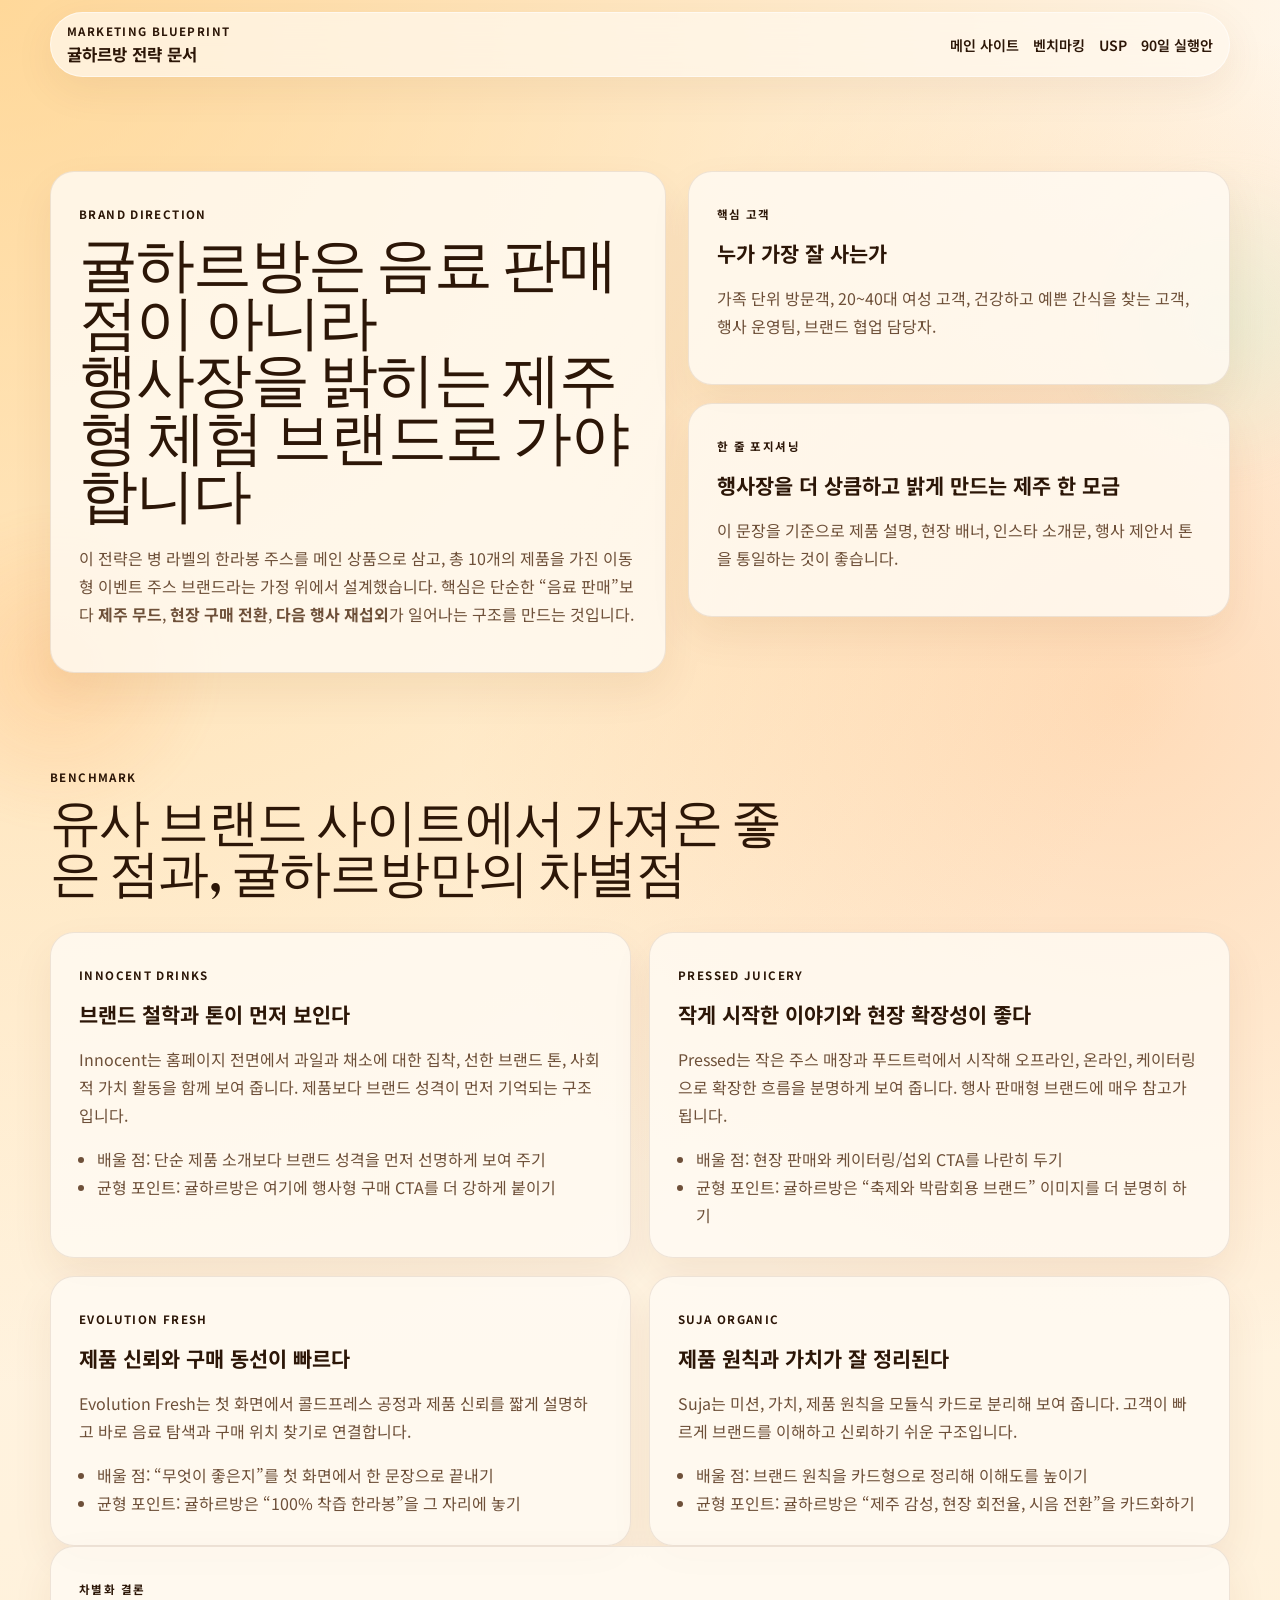
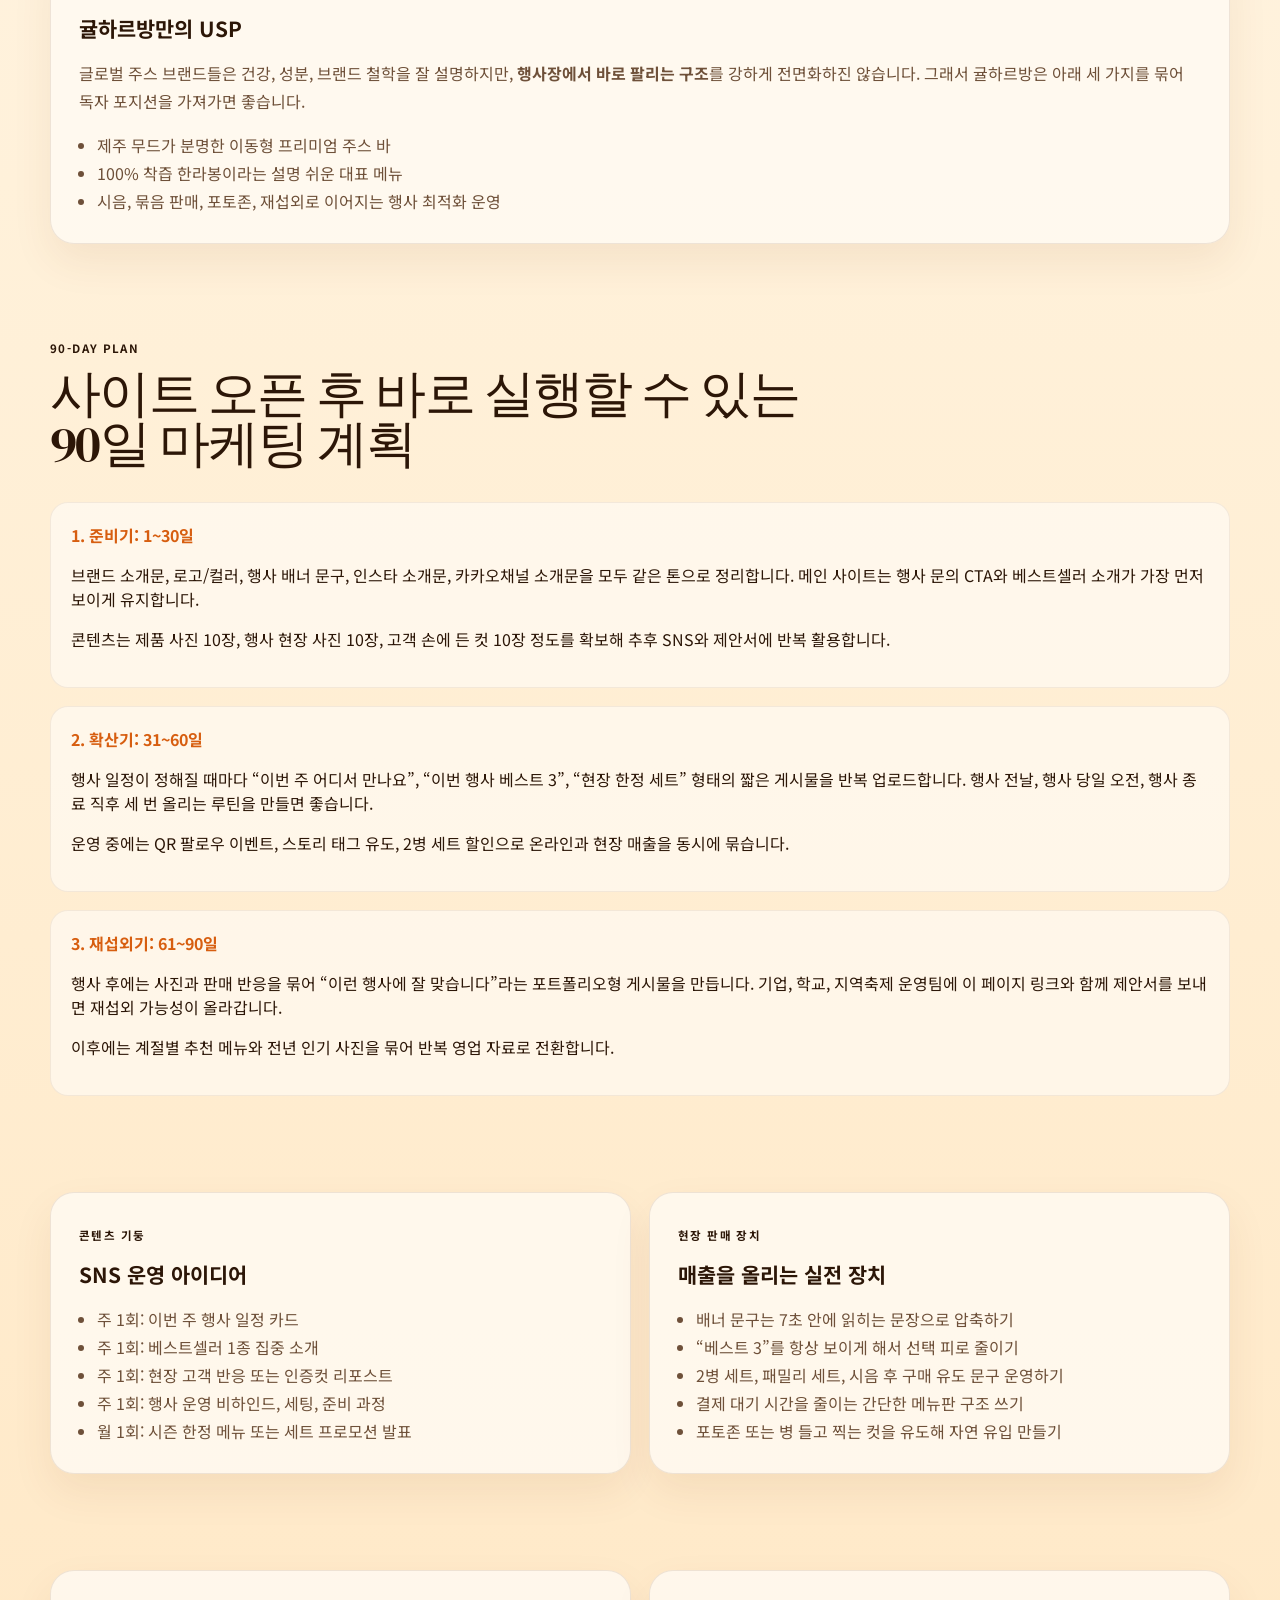
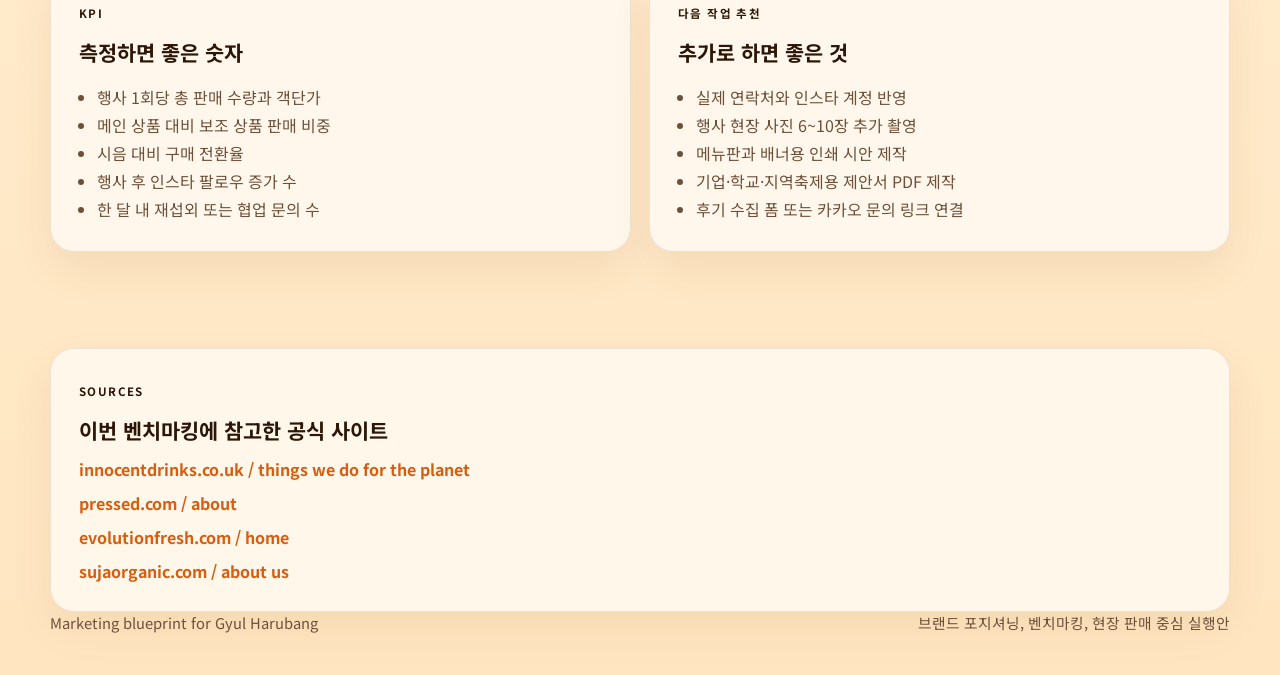
<file: marketing-plan.html>
<!DOCTYPE html>
<html lang="ko">
  <head>
    <meta charset="UTF-8" />
    <meta name="viewport" content="width=device-width, initial-scale=1.0" />
    <title>귤하르방 마케팅 플랜 | 벤치마킹과 90일 실행안</title>
    <meta
      name="description"
      content="귤하르방 이벤트 주스 브랜드를 위한 벤치마킹, USP 설계, 90일 마케팅 실행안."
    />
    <link rel="preconnect" href="https://fonts.googleapis.com" />
    <link rel="preconnect" href="https://fonts.gstatic.com" crossorigin />
    <link
      href="https://fonts.googleapis.com/css2?family=DM+Serif+Display&amp;family=Manrope:wght@400;500;700;800&amp;family=Noto+Sans+KR:wght@400;500;700;800&amp;display=swap"
      rel="stylesheet"
    />
    <link rel="stylesheet" href="./styles.css" />
  </head>
  <body class="theme-plan">
    <div class="site-shell">
      <header class="topbar">
        <a class="brand" href="./index.html">
          <span class="brand-kicker">MARKETING BLUEPRINT</span>
          <strong>귤하르방 전략 문서</strong>
        </a>
        <nav class="topnav" aria-label="문서 메뉴">
          <a href="./index.html">메인 사이트</a>
          <a href="#benchmark">벤치마킹</a>
          <a href="#usp">USP</a>
          <a href="#plan">90일 실행안</a>
        </nav>
      </header>

      <main>
        <section class="section hero-plan">
          <div class="plan-card" data-reveal>
            <span class="eyebrow">Brand Direction</span>
            <h1>귤하르방은 음료 판매점이 아니라<br />행사장을 밝히는 제주형 체험 브랜드로 가야 합니다</h1>
            <p>
              이 전략은 병 라벨의 한라봉 주스를 메인 상품으로 삼고, 총 10개의 제품을 가진 이동형
              이벤트 주스 브랜드라는 가정 위에서 설계했습니다. 핵심은 단순한 “음료 판매”보다
              <strong>제주 무드</strong>, <strong>현장 구매 전환</strong>,
              <strong>다음 행사 재섭외</strong>가 일어나는 구조를 만드는 것입니다.
            </p>
          </div>
          <div class="plan-stack">
            <article class="plan-card" data-reveal>
              <span class="eyebrow">핵심 고객</span>
              <h3>누가 가장 잘 사는가</h3>
              <p>
                가족 단위 방문객, 20~40대 여성 고객, 건강하고 예쁜 간식을 찾는 고객, 행사 운영팀,
                브랜드 협업 담당자.
              </p>
            </article>
            <article class="plan-card" data-reveal>
              <span class="eyebrow">한 줄 포지셔닝</span>
              <h3>행사장을 더 상큼하고 밝게 만드는 제주 한 모금</h3>
              <p>
                이 문장을 기준으로 제품 설명, 현장 배너, 인스타 소개문, 행사 제안서 톤을 통일하는
                것이 좋습니다.
              </p>
            </article>
          </div>
        </section>

        <section class="section" id="benchmark">
          <div class="section-heading" data-reveal>
            <span class="eyebrow">Benchmark</span>
            <h2>유사 브랜드 사이트에서 가져온 좋은 점과, 귤하르방만의 차별점</h2>
          </div>
          <div class="plan-grid">
            <article class="benchmark-card" data-reveal>
              <span class="eyebrow">Innocent Drinks</span>
              <h3>브랜드 철학과 톤이 먼저 보인다</h3>
              <p>
                Innocent는 홈페이지 전면에서 과일과 채소에 대한 집착, 선한 브랜드 톤, 사회적 가치
                활동을 함께 보여 줍니다. 제품보다 브랜드 성격이 먼저 기억되는 구조입니다.
              </p>
              <ul>
                <li>배울 점: 단순 제품 소개보다 브랜드 성격을 먼저 선명하게 보여 주기</li>
                <li>균형 포인트: 귤하르방은 여기에 행사형 구매 CTA를 더 강하게 붙이기</li>
              </ul>
            </article>
            <article class="benchmark-card" data-reveal>
              <span class="eyebrow">Pressed Juicery</span>
              <h3>작게 시작한 이야기와 현장 확장성이 좋다</h3>
              <p>
                Pressed는 작은 주스 매장과 푸드트럭에서 시작해 오프라인, 온라인, 케이터링으로
                확장한 흐름을 분명하게 보여 줍니다. 행사 판매형 브랜드에 매우 참고가 됩니다.
              </p>
              <ul>
                <li>배울 점: 현장 판매와 케이터링/섭외 CTA를 나란히 두기</li>
                <li>균형 포인트: 귤하르방은 “축제와 박람회용 브랜드” 이미지를 더 분명히 하기</li>
              </ul>
            </article>
            <article class="benchmark-card" data-reveal>
              <span class="eyebrow">Evolution Fresh</span>
              <h3>제품 신뢰와 구매 동선이 빠르다</h3>
              <p>
                Evolution Fresh는 첫 화면에서 콜드프레스 공정과 제품 신뢰를 짧게 설명하고 바로 음료
                탐색과 구매 위치 찾기로 연결합니다.
              </p>
              <ul>
                <li>배울 점: “무엇이 좋은지”를 첫 화면에서 한 문장으로 끝내기</li>
                <li>균형 포인트: 귤하르방은 “100% 착즙 한라봉”을 그 자리에 놓기</li>
              </ul>
            </article>
            <article class="benchmark-card" data-reveal>
              <span class="eyebrow">Suja Organic</span>
              <h3>제품 원칙과 가치가 잘 정리된다</h3>
              <p>
                Suja는 미션, 가치, 제품 원칙을 모듈식 카드로 분리해 보여 줍니다. 고객이 빠르게
                브랜드를 이해하고 신뢰하기 쉬운 구조입니다.
              </p>
              <ul>
                <li>배울 점: 브랜드 원칙을 카드형으로 정리해 이해도를 높이기</li>
                <li>균형 포인트: 귤하르방은 “제주 감성, 현장 회전율, 시음 전환”을 카드화하기</li>
              </ul>
            </article>
          </div>

          <article class="plan-section" data-reveal>
            <span class="eyebrow">차별화 결론</span>
            <h3 id="usp">귤하르방만의 USP</h3>
            <p>
              글로벌 주스 브랜드들은 건강, 성분, 브랜드 철학을 잘 설명하지만,
              <strong>행사장에서 바로 팔리는 구조</strong>를 강하게 전면화하진 않습니다. 그래서
              귤하르방은 아래 세 가지를 묶어 독자 포지션을 가져가면 좋습니다.
            </p>
            <ul>
              <li>제주 무드가 분명한 이동형 프리미엄 주스 바</li>
              <li>100% 착즙 한라봉이라는 설명 쉬운 대표 메뉴</li>
              <li>시음, 묶음 판매, 포토존, 재섭외로 이어지는 행사 최적화 운영</li>
            </ul>
          </article>
        </section>

        <section class="section" id="plan">
          <div class="section-heading" data-reveal>
            <span class="eyebrow">90-Day Plan</span>
            <h2>사이트 오픈 후 바로 실행할 수 있는 90일 마케팅 계획</h2>
          </div>

          <div class="plan-phase-list">
            <article class="plan-phase" data-reveal>
              <strong>1. 준비기: 1~30일</strong>
              <p>
                브랜드 소개문, 로고/컬러, 행사 배너 문구, 인스타 소개문, 카카오채널 소개문을 모두
                같은 톤으로 정리합니다. 메인 사이트는 행사 문의 CTA와 베스트셀러 소개가 가장 먼저
                보이게 유지합니다.
              </p>
              <p>
                콘텐츠는 제품 사진 10장, 행사 현장 사진 10장, 고객 손에 든 컷 10장 정도를 확보해
                추후 SNS와 제안서에 반복 활용합니다.
              </p>
            </article>
            <article class="plan-phase" data-reveal>
              <strong>2. 확산기: 31~60일</strong>
              <p>
                행사 일정이 정해질 때마다 “이번 주 어디서 만나요”, “이번 행사 베스트 3”, “현장
                한정 세트” 형태의 짧은 게시물을 반복 업로드합니다. 행사 전날, 행사 당일 오전,
                행사 종료 직후 세 번 올리는 루틴을 만들면 좋습니다.
              </p>
              <p>
                운영 중에는 QR 팔로우 이벤트, 스토리 태그 유도, 2병 세트 할인으로 온라인과 현장
                매출을 동시에 묶습니다.
              </p>
            </article>
            <article class="plan-phase" data-reveal>
              <strong>3. 재섭외기: 61~90일</strong>
              <p>
                행사 후에는 사진과 판매 반응을 묶어 “이런 행사에 잘 맞습니다”라는 포트폴리오형
                게시물을 만듭니다. 기업, 학교, 지역축제 운영팀에 이 페이지 링크와 함께 제안서를
                보내면 재섭외 가능성이 올라갑니다.
              </p>
              <p>
                이후에는 계절별 추천 메뉴와 전년 인기 사진을 묶어 반복 영업 자료로 전환합니다.
              </p>
            </article>
          </div>
        </section>

        <section class="section">
          <div class="plan-grid">
            <article class="plan-section" data-reveal>
              <span class="eyebrow">콘텐츠 기둥</span>
              <h3>SNS 운영 아이디어</h3>
              <ul>
                <li>주 1회: 이번 주 행사 일정 카드</li>
                <li>주 1회: 베스트셀러 1종 집중 소개</li>
                <li>주 1회: 현장 고객 반응 또는 인증컷 리포스트</li>
                <li>주 1회: 행사 운영 비하인드, 세팅, 준비 과정</li>
                <li>월 1회: 시즌 한정 메뉴 또는 세트 프로모션 발표</li>
              </ul>
            </article>

            <article class="plan-section" data-reveal>
              <span class="eyebrow">현장 판매 장치</span>
              <h3>매출을 올리는 실전 장치</h3>
              <ul>
                <li>배너 문구는 7초 안에 읽히는 문장으로 압축하기</li>
                <li>“베스트 3”를 항상 보이게 해서 선택 피로 줄이기</li>
                <li>2병 세트, 패밀리 세트, 시음 후 구매 유도 문구 운영하기</li>
                <li>결제 대기 시간을 줄이는 간단한 메뉴판 구조 쓰기</li>
                <li>포토존 또는 병 들고 찍는 컷을 유도해 자연 유입 만들기</li>
              </ul>
            </article>
          </div>
        </section>

        <section class="section">
          <div class="plan-grid">
            <article class="plan-section" data-reveal>
              <span class="eyebrow">KPI</span>
              <h3>측정하면 좋은 숫자</h3>
              <ul>
                <li>행사 1회당 총 판매 수량과 객단가</li>
                <li>메인 상품 대비 보조 상품 판매 비중</li>
                <li>시음 대비 구매 전환율</li>
                <li>행사 후 인스타 팔로우 증가 수</li>
                <li>한 달 내 재섭외 또는 협업 문의 수</li>
              </ul>
            </article>

            <article class="plan-section" data-reveal>
              <span class="eyebrow">다음 작업 추천</span>
              <h3>추가로 하면 좋은 것</h3>
              <ul>
                <li>실제 연락처와 인스타 계정 반영</li>
                <li>행사 현장 사진 6~10장 추가 촬영</li>
                <li>메뉴판과 배너용 인쇄 시안 제작</li>
                <li>기업·학교·지역축제용 제안서 PDF 제작</li>
                <li>후기 수집 폼 또는 카카오 문의 링크 연결</li>
              </ul>
            </article>
          </div>
        </section>

        <section class="section">
          <article class="plan-section" data-reveal>
            <span class="eyebrow">Sources</span>
            <h3>이번 벤치마킹에 참고한 공식 사이트</h3>
            <div class="source-list">
              <a
                href="https://www.innocentdrinks.co.uk/things-we-do-for-the-planet"
                target="_blank"
                rel="noreferrer"
              >
                innocentdrinks.co.uk / things we do for the planet
              </a>
              <a href="https://pressed.com/about/" target="_blank" rel="noreferrer">
                pressed.com / about
              </a>
              <a href="https://www.evolutionfresh.com/" target="_blank" rel="noreferrer">
                evolutionfresh.com / home
              </a>
              <a href="https://www.sujaorganic.com/pages/about-us" target="_blank" rel="noreferrer">
                sujaorganic.com / about us
              </a>
            </div>
          </article>
        </section>
      </main>

      <footer class="site-footer">
        <p>Marketing blueprint for Gyul Harubang</p>
        <p>브랜드 포지셔닝, 벤치마킹, 현장 판매 중심 실행안</p>
      </footer>
    </div>

    <script src="./script.js"></script>
  </body>
</html>
</file>
<file: styles.css>
:root {
  --bg: #fff6ea;
  --bg-strong: #ffd9ae;
  --panel: rgba(255, 250, 243, 0.82);
  --panel-strong: rgba(255, 244, 228, 0.95);
  --line: rgba(88, 46, 10, 0.12);
  --ink: #2c1607;
  --muted: #6e5039;
  --orange: #ff8d2d;
  --orange-deep: #d75e10;
  --gold: #f9c15c;
  --mint: #c7efd2;
  --forest: #264734;
  --white: #ffffff;
  --shadow: 0 24px 80px rgba(106, 55, 10, 0.16);
  --radius-xl: 36px;
  --radius-lg: 24px;
  --radius-md: 18px;
  --max-width: 1180px;
}

*,
*::before,
*::after {
  box-sizing: border-box;
}

html {
  scroll-behavior: smooth;
}

body {
  margin: 0;
  color: var(--ink);
  background:
    radial-gradient(circle at top left, rgba(255, 193, 92, 0.58), transparent 34%),
    radial-gradient(circle at 88% 18%, rgba(255, 141, 45, 0.25), transparent 20%),
    linear-gradient(180deg, #fff8ef 0%, #fff1da 46%, #ffe6c1 100%);
  font-family: "Noto Sans KR", "Manrope", sans-serif;
}

img {
  display: block;
  max-width: 100%;
}

a {
  color: inherit;
  text-decoration: none;
}

.site-shell {
  position: relative;
  overflow: hidden;
}

.site-shell::before,
.site-shell::after {
  content: "";
  position: fixed;
  inset: auto auto 8% -8%;
  width: 320px;
  height: 320px;
  background: radial-gradient(circle, rgba(255, 141, 45, 0.18), transparent 70%);
  pointer-events: none;
  filter: blur(10px);
  z-index: 0;
}

.site-shell::after {
  inset: 18% -8% auto auto;
  background: radial-gradient(circle, rgba(199, 239, 210, 0.34), transparent 72%);
}

.topbar,
.section,
.site-footer,
.marquee {
  position: relative;
  z-index: 1;
}

.topbar {
  width: min(calc(100% - 32px), var(--max-width));
  margin: 14px auto 0;
  padding: 12px 18px;
  display: flex;
  align-items: center;
  justify-content: space-between;
  gap: 20px;
  position: sticky;
  top: 12px;
  border: 1px solid rgba(255, 255, 255, 0.55);
  border-radius: 999px;
  background: rgba(255, 248, 239, 0.72);
  backdrop-filter: blur(18px);
  box-shadow: 0 12px 40px rgba(113, 67, 21, 0.08);
}

.brand {
  display: inline-flex;
  flex-direction: column;
  gap: 3px;
}

.brand-kicker,
.eyebrow,
.card-index,
.panel-badge,
.scenario-card span,
.spotlight-venue,
.floating-note span,
.pill,
.contact-card span {
  letter-spacing: 0.12em;
  text-transform: uppercase;
  font-size: 0.72rem;
  font-weight: 700;
}

.brand strong {
  font-size: 1.14rem;
}

.topnav {
  display: flex;
  align-items: center;
  gap: 16px;
  font-size: 0.92rem;
  font-weight: 600;
}

.button {
  display: inline-flex;
  align-items: center;
  justify-content: center;
  gap: 8px;
  padding: 12px 18px;
  border-radius: 999px;
  font-weight: 700;
  font-size: 0.96rem;
  transition:
    transform 180ms ease,
    box-shadow 180ms ease,
    background-color 180ms ease,
    border-color 180ms ease;
}

.button:hover,
.button:focus-visible,
.product-card:hover,
.product-card:focus-visible,
.strategy-link:hover,
.strategy-link:focus-visible {
  transform: translateY(-2px);
  box-shadow: 0 14px 24px rgba(113, 67, 21, 0.14);
}

.button-primary {
  color: var(--white);
  background: linear-gradient(135deg, #ff8e2e 0%, #dd5b12 100%);
}

.button-secondary,
.button-small {
  border: 1px solid rgba(65, 35, 10, 0.16);
  background: rgba(255, 255, 255, 0.55);
}

.button-dark {
  color: var(--white);
  border-color: transparent;
  background: var(--forest);
}

.button-small {
  padding: 11px 16px;
  font-size: 0.88rem;
}

.section {
  width: min(calc(100% - 32px), var(--max-width));
  margin: 0 auto;
  padding: 96px 0 0;
}

.hero {
  display: grid;
  grid-template-columns: 1.14fr 0.86fr;
  gap: 12px;
  align-items: end;
  min-height: 0;
  padding-top: 4px;
  padding-bottom: 8px;
}

.hero.section {
  padding-top: 0;
}

.hero h1,
.hero-plan h1,
.section-heading h2,
.signature-copy h2,
.strategy-copy h2,
.contact-copy h2 {
  margin: 12px 0 20px;
  font-family: "DM Serif Display", serif;
  font-weight: 400;
  line-height: 0.98;
  letter-spacing: -0.03em;
}

.hero h1 {
  margin: 6px 0 10px;
  font-size: clamp(1.8rem, 3.15vw, 3rem);
  line-height: 1;
}

.hero-plan h1 {
  margin: 12px 0 20px;
  font-size: clamp(2.5rem, 4.6vw, 4.4rem);
}

.hero-text,
.signature-copy p,
.strategy-copy p,
.contact-copy p,
.spotlight-description,
.info-card p,
.scenario-card p,
.timeline-item p,
.quote-card p,
.floating-note p,
.spotlight-tagline {
  margin: 0;
  color: var(--muted);
  line-height: 1.75;
}

.hero-actions {
  display: flex;
  gap: 12px;
  flex-wrap: wrap;
  margin-top: 12px;
}

.hero-copy {
  max-width: 560px;
  align-self: end;
}

.hero-text {
  max-width: 34ch;
  font-size: 0.84rem;
  line-height: 1.42;
}

.stat-strip {
  list-style: none;
  padding: 0;
  margin: 10px 0 0;
  display: grid;
  grid-template-columns: repeat(3, minmax(0, 1fr));
  gap: 8px;
}

.stat-strip li {
  padding: 10px 12px 9px;
  border: 1px solid var(--line);
  border-radius: var(--radius-md);
  background: rgba(255, 255, 255, 0.45);
  backdrop-filter: blur(10px);
}

.stat-strip strong {
  display: block;
  margin-bottom: 3px;
  font-size: 0.96rem;
}

.stat-strip span {
  display: block;
  color: var(--muted);
  font-size: 0.68rem;
  line-height: 1.22;
}

.hero-visual {
  position: relative;
  min-height: auto;
  display: flex;
  align-items: flex-end;
  justify-content: flex-start;
  align-self: end;
}

.hero-orb {
  position: absolute;
  border-radius: 50%;
  filter: blur(6px);
}

.hero-orb-sun {
  top: 10px;
  right: 24px;
  width: 220px;
  height: 220px;
  background: radial-gradient(circle, rgba(255, 171, 54, 0.82), rgba(255, 141, 45, 0.12) 70%);
}

.hero-orb-mint {
  bottom: 100px;
  left: 4px;
  width: 180px;
  height: 180px;
  background: radial-gradient(circle, rgba(199, 239, 210, 0.9), rgba(199, 239, 210, 0.08) 72%);
}

.photo-stage {
  position: relative;
  padding: 16px;
  display: flex;
  flex-direction: column;
  max-width: 380px;
  margin-left: 0;
  border-radius: var(--radius-xl);
  background:
    linear-gradient(155deg, rgba(255, 253, 248, 0.94), rgba(255, 232, 197, 0.9)),
    linear-gradient(135deg, rgba(255, 141, 45, 0.2), transparent);
  border: 1px solid rgba(255, 255, 255, 0.74);
  box-shadow: var(--shadow);
  overflow: hidden;
}

.photo-stage::before {
  content: "";
  position: absolute;
  inset: 18px;
  border: 1px solid rgba(112, 63, 20, 0.08);
  border-radius: 28px;
}

.hero-product {
  width: min(100%, 210px);
  max-height: 290px;
  margin: 10px auto 0;
  border-radius: 28px;
  object-fit: contain;
  object-position: center top;
  box-shadow: 0 30px 60px rgba(70, 34, 9, 0.18);
}

.photo-stage-copy {
  position: relative;
  top: auto;
  left: auto;
  max-width: 200px;
  z-index: 2;
}

.photo-stage-copy span,
.timeline-item strong,
.pill,
.spotlight-grid span {
  color: var(--orange-deep);
}

.photo-stage-copy strong,
.contact-card a,
.contact-card p,
.spotlight-grid strong {
  display: block;
  margin-top: 5px;
  font-size: 0.86rem;
  line-height: 1.28;
}

.photo-stage-copy p {
  margin-top: 5px;
  color: var(--muted);
  font-size: 0.76rem;
  line-height: 1.32;
}

.floating-note {
  display: none;
}

.marquee {
  margin-top: 18px;
  border-top: 1px solid rgba(72, 36, 9, 0.08);
  border-bottom: 1px solid rgba(72, 36, 9, 0.08);
  background: rgba(255, 251, 247, 0.5);
  overflow: hidden;
}

.marquee-track {
  display: inline-flex;
  gap: 34px;
  padding: 18px 0;
  min-width: max-content;
  animation: marquee 24s linear infinite;
  color: var(--orange-deep);
  font-weight: 800;
}

.marquee-track span::after {
  content: "•";
  margin-left: 34px;
}

@keyframes marquee {
  from {
    transform: translateX(0);
  }
  to {
    transform: translateX(-35%);
  }
}

.section-heading {
  max-width: 760px;
  margin-bottom: 34px;
}

.section-heading h2,
.signature-copy h2,
.strategy-copy h2,
.contact-copy h2 {
  font-size: clamp(2.2rem, 4vw, 3.8rem);
}

.narrow {
  max-width: 700px;
}

.cards-grid {
  display: grid;
  gap: 18px;
}

.cards-grid-four {
  grid-template-columns: repeat(4, minmax(0, 1fr));
}

.cards-grid-three {
  grid-template-columns: repeat(3, minmax(0, 1fr));
}

.info-card,
.scenario-card,
.quote-card,
.timeline-item,
.contact-card,
.product-spotlight,
.product-list-wrap,
.signature-panel,
.strategy-link {
  border-radius: var(--radius-lg);
  border: 1px solid rgba(90, 44, 9, 0.1);
  background: var(--panel);
  backdrop-filter: blur(12px);
  box-shadow: 0 18px 40px rgba(124, 68, 15, 0.08);
}

.info-card,
.scenario-card,
.quote-card,
.timeline-item {
  padding: 24px;
}

.info-card h3,
.scenario-card h3,
.quote-card p {
  margin: 14px 0 10px;
  font-size: 1.22rem;
  line-height: 1.35;
}

.story-grid .cards-grid {
  align-items: stretch;
}

.signature-layout {
  display: grid;
  grid-template-columns: 1.1fr 0.9fr;
  gap: 24px;
  align-items: start;
}

.highlight-list {
  display: grid;
  gap: 14px;
  margin-top: 28px;
}

.highlight-list > div {
  padding: 18px 20px;
  border-radius: var(--radius-md);
  background: rgba(255, 255, 255, 0.52);
  border: 1px solid rgba(105, 60, 17, 0.08);
}

.highlight-list strong {
  display: block;
  margin-bottom: 8px;
  color: var(--orange-deep);
}

.highlight-list p {
  margin: 0;
}

.signature-panel {
  padding: 30px;
  background:
    linear-gradient(180deg, rgba(39, 71, 52, 0.96), rgba(34, 56, 39, 0.92)),
    rgba(38, 71, 52, 0.94);
  color: rgba(255, 250, 244, 0.94);
}

.panel-badge {
  color: rgba(255, 255, 255, 0.66);
}

.formula-list {
  list-style: none;
  padding: 0;
  margin: 24px 0 0;
  display: grid;
  gap: 18px;
}

.formula-list li {
  padding-bottom: 18px;
  border-bottom: 1px solid rgba(255, 255, 255, 0.1);
}

.formula-list li:last-child {
  padding-bottom: 0;
  border-bottom: 0;
}

.formula-list strong {
  display: block;
  margin-bottom: 8px;
  font-size: 1.12rem;
}

.formula-list span {
  color: rgba(255, 250, 244, 0.76);
  line-height: 1.7;
}

.products-shell {
  display: grid;
  grid-template-columns: minmax(0, 0.92fr) minmax(0, 1.08fr);
  gap: 22px;
  align-items: start;
}

.product-spotlight {
  position: sticky;
  top: 118px;
  padding: 30px;
  background:
    linear-gradient(180deg, rgba(255, 251, 246, 0.96), rgba(255, 233, 203, 0.88)),
    rgba(255, 252, 248, 0.96);
}

.spotlight-top,
.hero-copy .eyebrow,
.section-heading .eyebrow {
  display: flex;
  flex-wrap: wrap;
  gap: 10px;
  align-items: center;
}

.pill {
  padding: 8px 12px;
  border-radius: 999px;
  background: rgba(255, 141, 45, 0.16);
}

.product-spotlight h3 {
  margin: 18px 0 12px;
  font-size: clamp(2rem, 3vw, 2.8rem);
  line-height: 1.05;
}

.spotlight-tagline {
  font-size: 1.08rem;
}

.spotlight-description {
  margin-top: 18px;
}

.spotlight-grid {
  display: grid;
  grid-template-columns: repeat(2, minmax(0, 1fr));
  gap: 14px;
  margin-top: 28px;
}

.spotlight-grid > div {
  padding: 18px;
  border-radius: var(--radius-md);
  background: rgba(255, 255, 255, 0.58);
  border: 1px solid rgba(107, 62, 19, 0.08);
}

.product-list-wrap {
  padding: 18px;
}

.product-list {
  display: grid;
  grid-template-columns: repeat(2, minmax(0, 1fr));
  gap: 14px;
}

.product-card {
  width: 100%;
  padding: 20px;
  border: 1px solid rgba(83, 42, 8, 0.08);
  border-radius: 22px;
  background: rgba(255, 255, 255, 0.72);
  text-align: left;
  cursor: pointer;
  transition:
    transform 180ms ease,
    box-shadow 180ms ease,
    border-color 180ms ease,
    background-color 180ms ease;
}

.product-card.active {
  border-color: rgba(215, 94, 16, 0.48);
  background: linear-gradient(180deg, rgba(255, 242, 223, 0.95), rgba(255, 225, 184, 0.82));
}

.product-card strong {
  display: block;
  margin: 12px 0 8px;
  font-size: 1.16rem;
}

.product-card p {
  margin: 0;
  color: var(--muted);
  line-height: 1.6;
  font-size: 0.95rem;
}

.product-meta {
  display: flex;
  align-items: center;
  justify-content: space-between;
  gap: 12px;
  color: var(--orange-deep);
  font-size: 0.8rem;
  font-weight: 800;
  letter-spacing: 0.08em;
  text-transform: uppercase;
}

.event-section .timeline {
  display: grid;
  grid-template-columns: repeat(3, minmax(0, 1fr));
  gap: 18px;
  margin-top: 22px;
}

.timeline-item strong {
  display: block;
  margin-bottom: 10px;
  font-size: 1rem;
}

.quote-card {
  background: rgba(255, 250, 243, 0.86);
}

.quote-card cite {
  display: block;
  margin-top: 16px;
  color: var(--orange-deep);
  font-style: normal;
  font-weight: 800;
}

.strategy-teaser {
  display: grid;
  grid-template-columns: 1.1fr 0.9fr;
  gap: 22px;
  align-items: stretch;
}

.strategy-link {
  display: flex;
  flex-direction: column;
  justify-content: space-between;
  min-height: 260px;
  padding: 30px;
  background:
    linear-gradient(145deg, rgba(255, 141, 45, 0.95), rgba(237, 103, 13, 0.88)),
    rgba(255, 141, 45, 0.96);
  color: var(--white);
}

.strategy-link span {
  max-width: 220px;
  line-height: 1.65;
}

.strategy-link strong {
  font-family: "DM Serif Display", serif;
  font-size: clamp(2.4rem, 4vw, 3.4rem);
  line-height: 1;
}

.contact-section {
  display: grid;
  grid-template-columns: 1fr 0.86fr;
  gap: 22px;
  align-items: start;
  padding-bottom: 96px;
}

.contact-card {
  display: grid;
  gap: 16px;
  padding: 28px;
  background: rgba(255, 250, 244, 0.92);
}

.contact-card div {
  padding-bottom: 16px;
  border-bottom: 1px solid rgba(105, 60, 17, 0.08);
}

.contact-card div:last-child {
  padding-bottom: 0;
  border-bottom: 0;
}

.contact-card a,
.contact-card p {
  margin-top: 8px;
  color: var(--ink);
}

.site-footer {
  width: min(calc(100% - 32px), var(--max-width));
  margin: 0 auto;
  padding: 0 0 42px;
  display: flex;
  justify-content: space-between;
  gap: 18px;
  color: var(--muted);
  font-size: 0.92rem;
}

.site-footer p {
  margin: 0;
}

.theme-plan .hero-plan {
  display: grid;
  grid-template-columns: 1fr 0.88fr;
  gap: 22px;
  align-items: start;
}

.plan-card,
.plan-section,
.benchmark-card {
  border-radius: var(--radius-lg);
  border: 1px solid rgba(90, 44, 9, 0.1);
  background: var(--panel);
  box-shadow: 0 18px 40px rgba(124, 68, 15, 0.08);
}

.plan-card,
.benchmark-card,
.plan-section {
  padding: 28px;
}

.plan-grid {
  display: grid;
  grid-template-columns: repeat(2, minmax(0, 1fr));
  gap: 18px;
}

.plan-stack {
  display: grid;
  gap: 18px;
}

.plan-card h3,
.benchmark-card h3,
.plan-section h3 {
  margin: 14px 0 12px;
  font-size: 1.3rem;
}

.plan-card p,
.benchmark-card p,
.plan-section p,
.plan-section li,
.benchmark-card li {
  color: var(--muted);
  line-height: 1.75;
}

.plan-section ul,
.benchmark-card ul {
  margin: 16px 0 0;
  padding-left: 18px;
}

.plan-phase-list {
  display: grid;
  gap: 18px;
}

.plan-phase {
  padding: 20px;
  border-radius: var(--radius-md);
  background: rgba(255, 255, 255, 0.52);
  border: 1px solid rgba(105, 60, 17, 0.08);
}

.plan-phase strong {
  display: block;
  margin-bottom: 10px;
  color: var(--orange-deep);
}

.source-list {
  display: grid;
  gap: 10px;
}

.source-list a {
  color: var(--orange-deep);
  font-weight: 700;
}

[data-reveal] {
  opacity: 0;
  transform: translateY(24px);
  transition:
    opacity 520ms ease,
    transform 520ms ease;
}

[data-reveal].is-visible {
  opacity: 1;
  transform: translateY(0);
}

@media (max-width: 1080px) {
  .topbar,
  .hero,
  .signature-layout,
  .products-shell,
  .strategy-teaser,
  .contact-section,
  .theme-plan .hero-plan {
    grid-template-columns: 1fr;
  }

  .cards-grid-four,
  .cards-grid-three,
  .event-section .timeline,
  .plan-grid {
    grid-template-columns: repeat(2, minmax(0, 1fr));
  }

  .product-spotlight {
    position: static;
  }

  .hero-visual {
    min-height: auto;
  }
}

@media (max-width: 760px) {
  .topbar {
    padding: 18px;
    border-radius: 28px;
    align-items: flex-start;
  }

  .topbar,
  .topnav,
  .hero-actions,
  .spotlight-grid,
  .product-list,
  .cards-grid-four,
  .cards-grid-three,
  .event-section .timeline,
  .stat-strip,
  .site-footer,
  .plan-grid {
    grid-template-columns: 1fr;
    display: grid;
  }

  .topnav {
    width: 100%;
    gap: 10px;
  }

  .topnav a {
    padding: 10px 0;
  }

  .hero {
    min-height: auto;
    align-items: start;
    padding-top: 26px;
    padding-bottom: 0;
  }

  .hero-product {
    width: min(100%, 320px);
    margin-top: 20px;
  }

  .photo-stage-copy {
    position: relative;
    left: auto;
    right: auto;
    max-width: none;
  }

  .floating-note {
    position: static;
    width: 100%;
    margin-top: 18px;
  }

  .section {
    padding-top: 74px;
  }

  .contact-section {
    padding-bottom: 74px;
  }

  .site-footer {
    gap: 8px;
  }
}

@media (min-width: 981px) and (max-height: 900px) {
  .topbar {
    margin-top: 10px;
    padding: 10px 16px;
  }

  .brand strong {
    font-size: 1.04rem;
  }

  .topnav {
    font-size: 0.88rem;
    gap: 14px;
  }

  .hero.section {
    padding-top: 0;
  }

  .hero {
    min-height: 0;
    gap: 12px;
    align-items: end;
    padding-top: 8px;
    padding-bottom: 10px;
  }

  .hero h1 {
    font-size: clamp(1.8rem, 3.05vw, 2.9rem);
    margin-bottom: 10px;
  }

  .hero-text {
    font-size: 0.86rem;
    max-width: 38ch;
  }

  .hero-actions {
    margin-top: 12px;
    gap: 10px;
  }

  .button {
    padding: 10px 16px;
    font-size: 0.9rem;
  }

  .stat-strip {
    margin-top: 12px;
  }

  .stat-strip li {
    padding: 10px 12px;
  }

  .stat-strip strong {
    font-size: 0.96rem;
  }

  .stat-strip span {
    font-size: 0.7rem;
  }

  .hero-visual {
    min-height: 340px;
  }

  .photo-stage {
    padding: 16px;
    max-width: 390px;
  }

  .photo-stage-copy {
    max-width: 210px;
  }

  .hero-product {
    width: min(100%, 200px);
    max-height: 300px;
    margin-top: 10px;
  }

  .floating-note {
    display: none;
  }
}


/* ===== Mobile landing page ===== */
.mobile-home-body {
  background:
    radial-gradient(circle at top left, rgba(255, 193, 92, 0.54), transparent 36%),
    radial-gradient(circle at 92% 10%, rgba(255, 141, 45, 0.22), transparent 24%),
    linear-gradient(180deg, #fff8ef 0%, #fff2dd 48%, #ffe5be 100%);
}

.mobile-home {
  width: min(100%, 480px);
  margin: 0 auto;
  padding: calc(env(safe-area-inset-top, 0px) + 14px) 16px calc(env(safe-area-inset-bottom, 0px) + 92px);
}

.mobile-topbar {
  position: sticky;
  top: 12px;
  z-index: 10;
  display: flex;
  align-items: center;
  justify-content: space-between;
  gap: 12px;
  padding: 14px 16px;
  margin-bottom: 18px;
  border-radius: 24px;
  border: 1px solid rgba(255, 255, 255, 0.6);
  background: rgba(255, 248, 239, 0.84);
  backdrop-filter: blur(16px);
  box-shadow: 0 14px 30px rgba(113, 67, 21, 0.08);
}

.mobile-topbar strong {
  display: block;
  margin-top: 4px;
  font-size: 1.1rem;
}

.mobile-hero,
.mobile-section {
  position: relative;
  z-index: 1;
}

.mobile-hero {
  display: grid;
  gap: 16px;
}

.mobile-hero-copy,
.mobile-hero-card,
.mobile-info-card,
.mobile-product-card,
.mobile-event-card,
.mobile-contact-card,
.mobile-section-heading {
  padding: 22px;
  border-radius: 26px;
  border: 1px solid rgba(90, 44, 9, 0.1);
  background: rgba(255, 251, 246, 0.92);
  box-shadow: 0 18px 40px rgba(124, 68, 15, 0.08);
}

.mobile-hero-copy h1,
.mobile-section-heading h2 {
  margin: 12px 0 12px;
  font-family: "DM Serif Display", serif;
  font-weight: 400;
  letter-spacing: -0.03em;
}

.mobile-hero-copy h1 {
  font-size: clamp(2rem, 8vw, 2.8rem);
  line-height: 1.02;
}

.mobile-hero-copy p,
.mobile-section-heading p,
.mobile-info-card p,
.mobile-product-card p,
.mobile-event-card p,
.mobile-contact-card span,
.mobile-hero-copyline p {
  margin: 0;
  color: var(--muted);
  line-height: 1.65;
}

.mobile-hero-card {
  overflow: hidden;
  background:
    linear-gradient(180deg, rgba(255, 251, 246, 0.98), rgba(255, 233, 203, 0.88)),
    rgba(255, 252, 248, 0.96);
}

.mobile-hero-copyline {
  display: grid;
  gap: 8px;
}

.mobile-hero-copyline span,
.mobile-event-card span {
  letter-spacing: 0.12em;
  text-transform: uppercase;
  font-size: 0.72rem;
  font-weight: 800;
  color: var(--orange-deep);
}

.mobile-hero-copyline strong {
  font-size: 1.25rem;
}

.mobile-hero-card img {
  width: min(100%, 280px);
  margin: 18px auto 0;
}

.mobile-chip-row,
.mobile-cta-row,
.mobile-stack,
.mobile-product-list {
  display: grid;
  gap: 12px;
}

.mobile-chip-row {
  grid-template-columns: repeat(3, minmax(0, 1fr));
}

.mobile-chip-row span {
  padding: 12px 10px;
  border-radius: 999px;
  background: rgba(255, 255, 255, 0.64);
  border: 1px solid rgba(105, 60, 17, 0.08);
  text-align: center;
  font-size: 0.8rem;
  font-weight: 800;
  color: var(--orange-deep);
}

.mobile-cta-row .button {
  width: 100%;
}

.mobile-section {
  display: grid;
  gap: 14px;
  margin-top: 24px;
}

.mobile-info-card h3,
.mobile-product-card h3,
.mobile-event-card h3 {
  margin: 12px 0 10px;
  font-size: 1.18rem;
}

.mobile-product-top {
  display: grid;
  gap: 10px;
}

.mobile-product-card ul {
  list-style: none;
  padding: 0;
  margin: 18px 0 0;
  display: grid;
  gap: 10px;
}

.mobile-product-card li {
  display: grid;
  gap: 4px;
  padding: 14px;
  border-radius: 18px;
  background: rgba(255, 255, 255, 0.7);
  border: 1px solid rgba(105, 60, 17, 0.08);
}

.mobile-product-card li strong,
.mobile-contact-card strong {
  font-size: 0.84rem;
  letter-spacing: 0.06em;
  text-transform: uppercase;
  color: var(--orange-deep);
}

.mobile-contact-card {
  display: grid;
  gap: 12px;
}

.mobile-contact-card a,
.mobile-contact-card div {
  display: grid;
  gap: 6px;
  padding: 14px 0;
  border-bottom: 1px solid rgba(105, 60, 17, 0.08);
}

.mobile-contact-card a:last-child,
.mobile-contact-card div:last-child {
  border-bottom: 0;
  padding-bottom: 0;
}

.mobile-contact-card a:first-child,
.mobile-contact-card div:first-child {
  padding-top: 0;
}

.mobile-bottom-bar {
  position: fixed;
  left: 50%;
  bottom: calc(env(safe-area-inset-bottom, 0px) + 12px);
  z-index: 20;
  transform: translateX(-50%);
  width: min(calc(100% - 24px), 450px);
  display: grid;
  grid-template-columns: repeat(3, minmax(0, 1fr));
  gap: 8px;
  padding: 10px;
  border-radius: 22px;
  background: rgba(38, 71, 52, 0.94);
  box-shadow: 0 18px 50px rgba(35, 23, 12, 0.25);
}

.mobile-bottom-bar a {
  display: inline-flex;
  align-items: center;
  justify-content: center;
  min-height: 44px;
  padding: 12px 8px;
  border-radius: 16px;
  background: rgba(255, 255, 255, 0.08);
  color: rgba(255, 250, 244, 0.96);
  font-size: 0.9rem;
  font-weight: 700;
}

@media (max-width: 760px) {
  .topbar {
    position: static;
  }

  .hero {
    gap: 18px;
  }

  .hero-copy {
    max-width: none;
  }

  .hero-text {
    max-width: none;
    font-size: 0.94rem;
    line-height: 1.65;
  }

  .hero-copy .eyebrow,
  .section-heading .eyebrow,
  .spotlight-top {
    gap: 8px;
  }

  .photo-stage {
    padding: 22px 18px 20px;
  }

  .product-list-wrap,
  .product-spotlight,
  .contact-card {
    padding: 20px;
  }

  .mobile-chip-row {
    grid-template-columns: 1fr;
  }

  .mobile-bottom-bar {
    grid-template-columns: 1fr 1fr 1fr;
  }
}



.desktop-page-mobile-bar {
  display: none;
}

@media (max-width: 820px) {
  .mobile-fallback-switch {
    width: min(calc(100% - 32px), var(--max-width));
    margin: 14px auto 0;
    display: grid;
    grid-template-columns: 1fr;
    gap: 10px;
    position: relative;
    z-index: 2;
  }

  .topbar {
    top: 0;
    margin-top: 10px;
  }

  .topnav {
    grid-template-columns: repeat(2, minmax(0, 1fr));
  }

  .topnav a {
    display: inline-flex;
    align-items: center;
    justify-content: center;
    min-height: 42px;
    padding: 10px 12px;
    border-radius: 14px;
    background: rgba(255, 255, 255, 0.55);
  }

  .hero.section {
    padding-top: 18px;
  }

  .hero h1 {
    font-size: clamp(2rem, 9vw, 3rem);
    line-height: 1.04;
  }

  .section-heading h2,
  .contact-copy h2,
  .signature-copy h2,
  .strategy-copy h2 {
    font-size: clamp(1.6rem, 7vw, 2.4rem);
    line-height: 1.08;
  }

  .desktop-page-mobile-bar {
    display: grid;
  }
}
</file>
